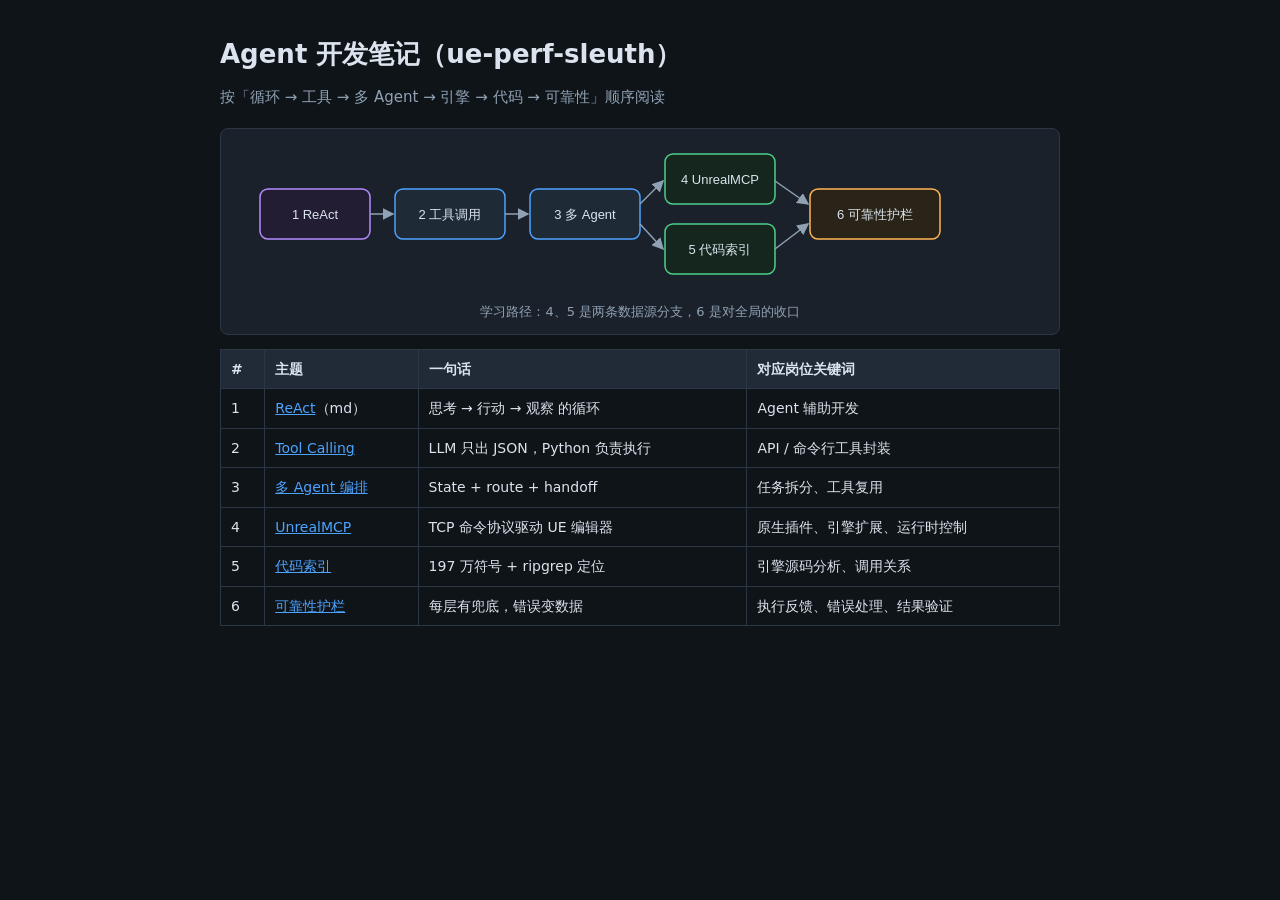
<file: perf_sleuth/NotesBook/index.html>
<!DOCTYPE html>
<html lang="zh-CN">
<head>
<meta charset="utf-8">
<title>Agent 开发笔记 目录</title>
<link rel="stylesheet" href="notes.css">
</head>
<body>
<div class="wrap">
<h1>Agent 开发笔记（ue-perf-sleuth）</h1>
<div class="sub">按「循环 → 工具 → 多 Agent → 引擎 → 代码 → 可靠性」顺序阅读</div>

<div class="diagram">
<svg width="780" height="150" viewBox="0 0 780 150">
  <defs><marker id="i1" markerWidth="8" markerHeight="8" refX="7" refY="4" orient="auto"><path d="M0,0 L8,4 L0,8 z" fill="#8fa1b3"/></marker></defs>
  <rect class="boxp" x="10" y="50" width="110" height="50" rx="8"/><text x="65" y="80" text-anchor="middle">1 ReAct</text>
  <rect class="box" x="145" y="50" width="110" height="50" rx="8"/><text x="200" y="80" text-anchor="middle">2 工具调用</text>
  <rect class="box" x="280" y="50" width="110" height="50" rx="8"/><text x="335" y="80" text-anchor="middle">3 多 Agent</text>
  <rect class="boxg" x="415" y="15" width="110" height="50" rx="8"/><text x="470" y="45" text-anchor="middle">4 UnrealMCP</text>
  <rect class="boxg" x="415" y="85" width="110" height="50" rx="8"/><text x="470" y="115" text-anchor="middle">5 代码索引</text>
  <rect class="boxo" x="560" y="50" width="130" height="50" rx="8"/><text x="625" y="80" text-anchor="middle">6 可靠性护栏</text>
  <path class="ln" d="M120,75 L143,75" marker-end="url(#i1)"/><path class="ln" d="M255,75 L278,75" marker-end="url(#i1)"/>
  <path class="ln" d="M390,65 L413,42" marker-end="url(#i1)"/><path class="ln" d="M390,85 L413,110" marker-end="url(#i1)"/>
  <path class="ln" d="M525,42 L558,65" marker-end="url(#i1)"/><path class="ln" d="M525,110 L558,85" marker-end="url(#i1)"/>
</svg>
<div class="cap">学习路径：4、5 是两条数据源分支，6 是对全局的收口</div>
</div>

<table>
<tr><th>#</th><th>主题</th><th>一句话</th><th>对应岗位关键词</th></tr>
<tr><td>1</td><td><a href="Agent-1-ReAct.md" style="color:#4da3ff">ReAct</a>（md）</td><td>思考 → 行动 → 观察 的循环</td><td>Agent 辅助开发</td></tr>
<tr><td>2</td><td><a href="Agent-2-ToolCalling.html" style="color:#4da3ff">Tool Calling</a></td><td>LLM 只出 JSON，Python 负责执行</td><td>API / 命令行工具封装</td></tr>
<tr><td>3</td><td><a href="Agent-3-多Agent编排.html" style="color:#4da3ff">多 Agent 编排</a></td><td>State + route + handoff</td><td>任务拆分、工具复用</td></tr>
<tr><td>4</td><td><a href="Agent-4-UnrealMCP.html" style="color:#4da3ff">UnrealMCP</a></td><td>TCP 命令协议驱动 UE 编辑器</td><td>原生插件、引擎扩展、运行时控制</td></tr>
<tr><td>5</td><td><a href="Agent-5-代码索引.html" style="color:#4da3ff">代码索引</a></td><td>197 万符号 + ripgrep 定位</td><td>引擎源码分析、调用关系</td></tr>
<tr><td>6</td><td><a href="Agent-6-可靠性护栏.html" style="color:#4da3ff">可靠性护栏</a></td><td>每层有兜底，错误变数据</td><td>执行反馈、错误处理、结果验证</td></tr>
</table>
</div>
</body>
</html>
</file>
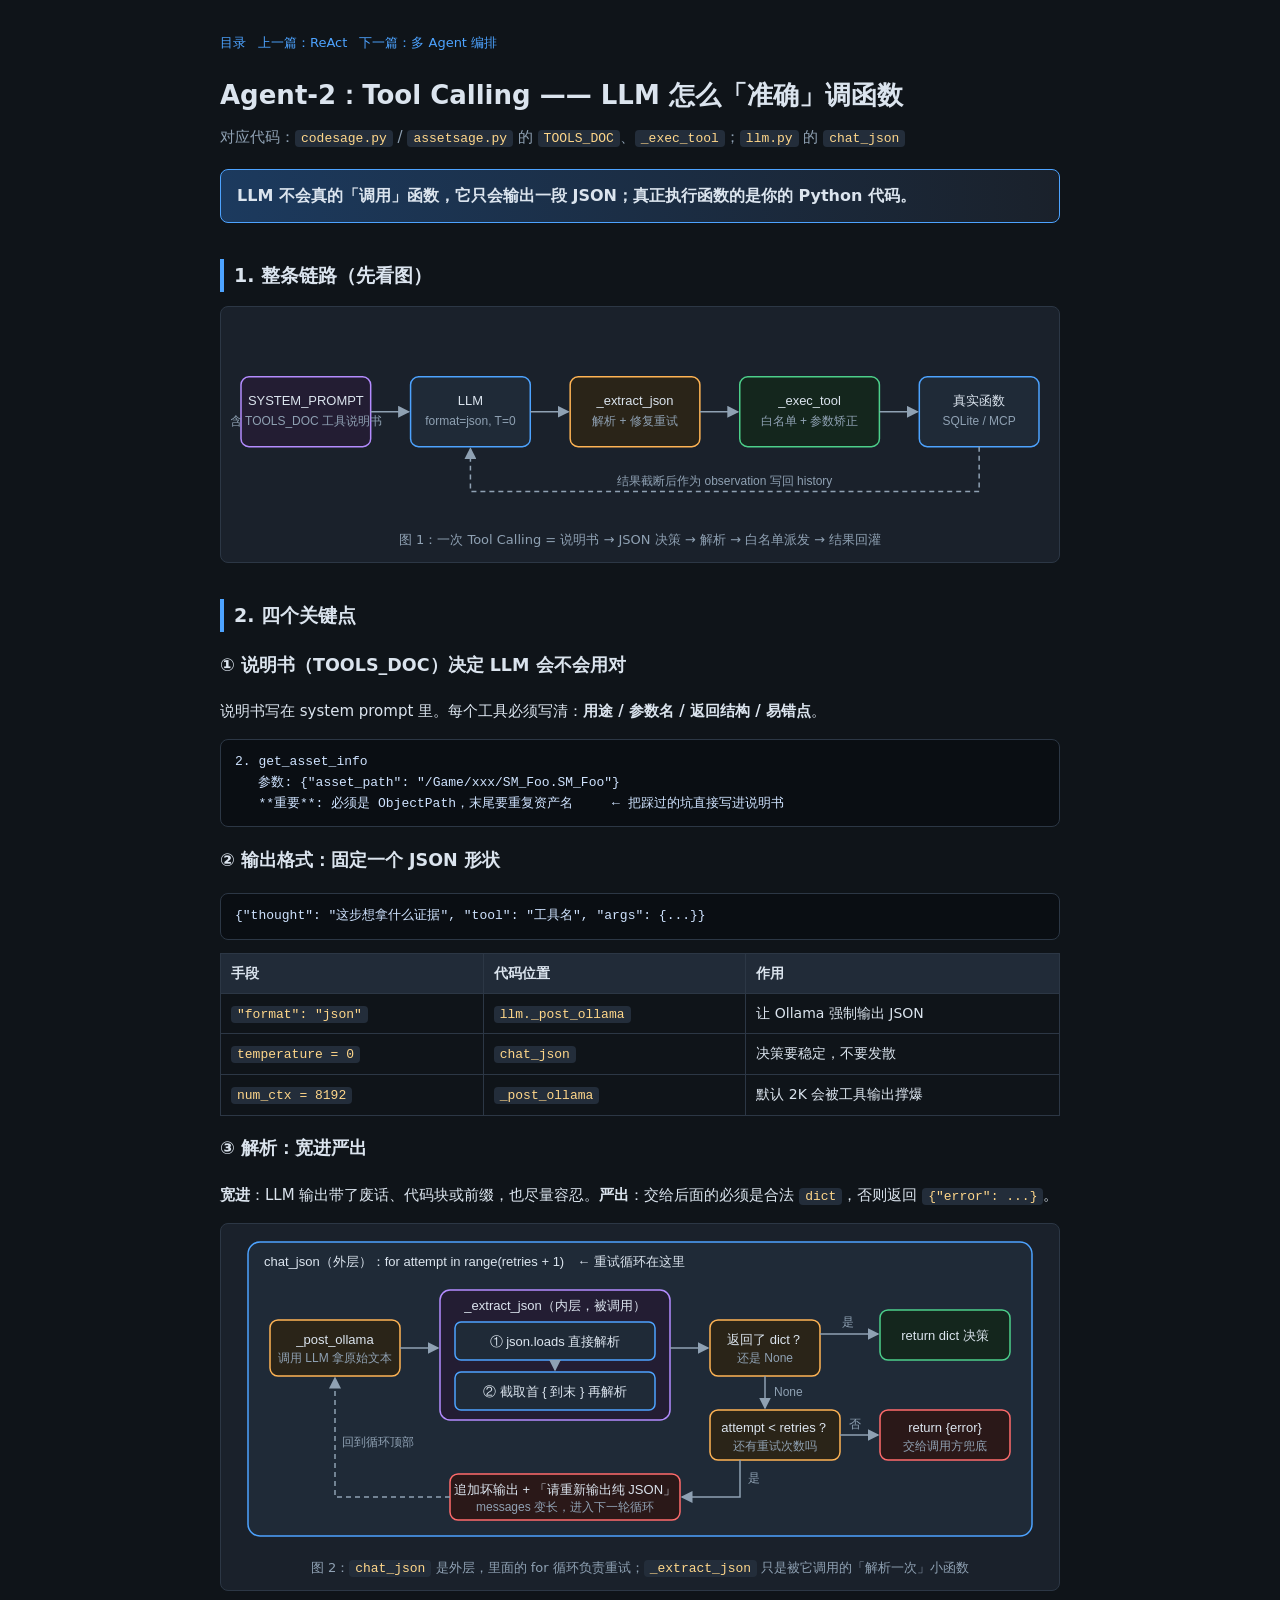
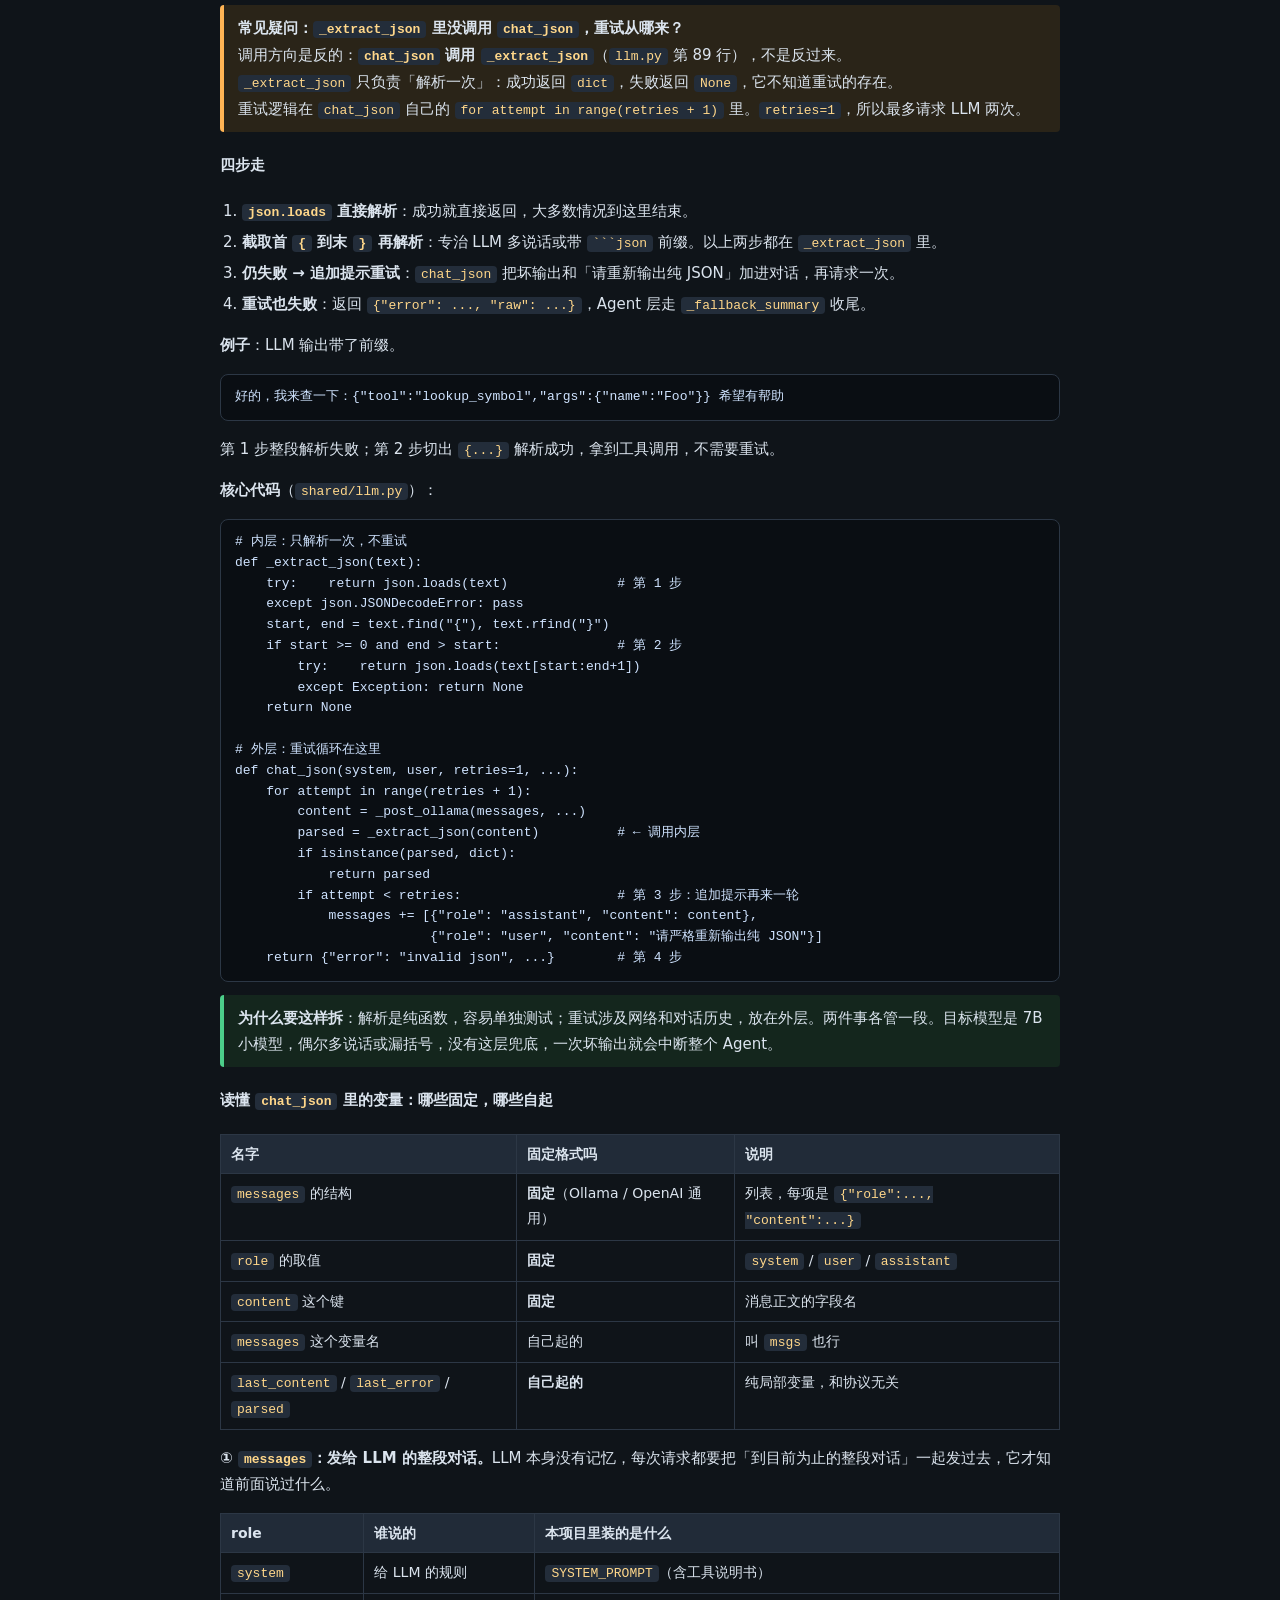
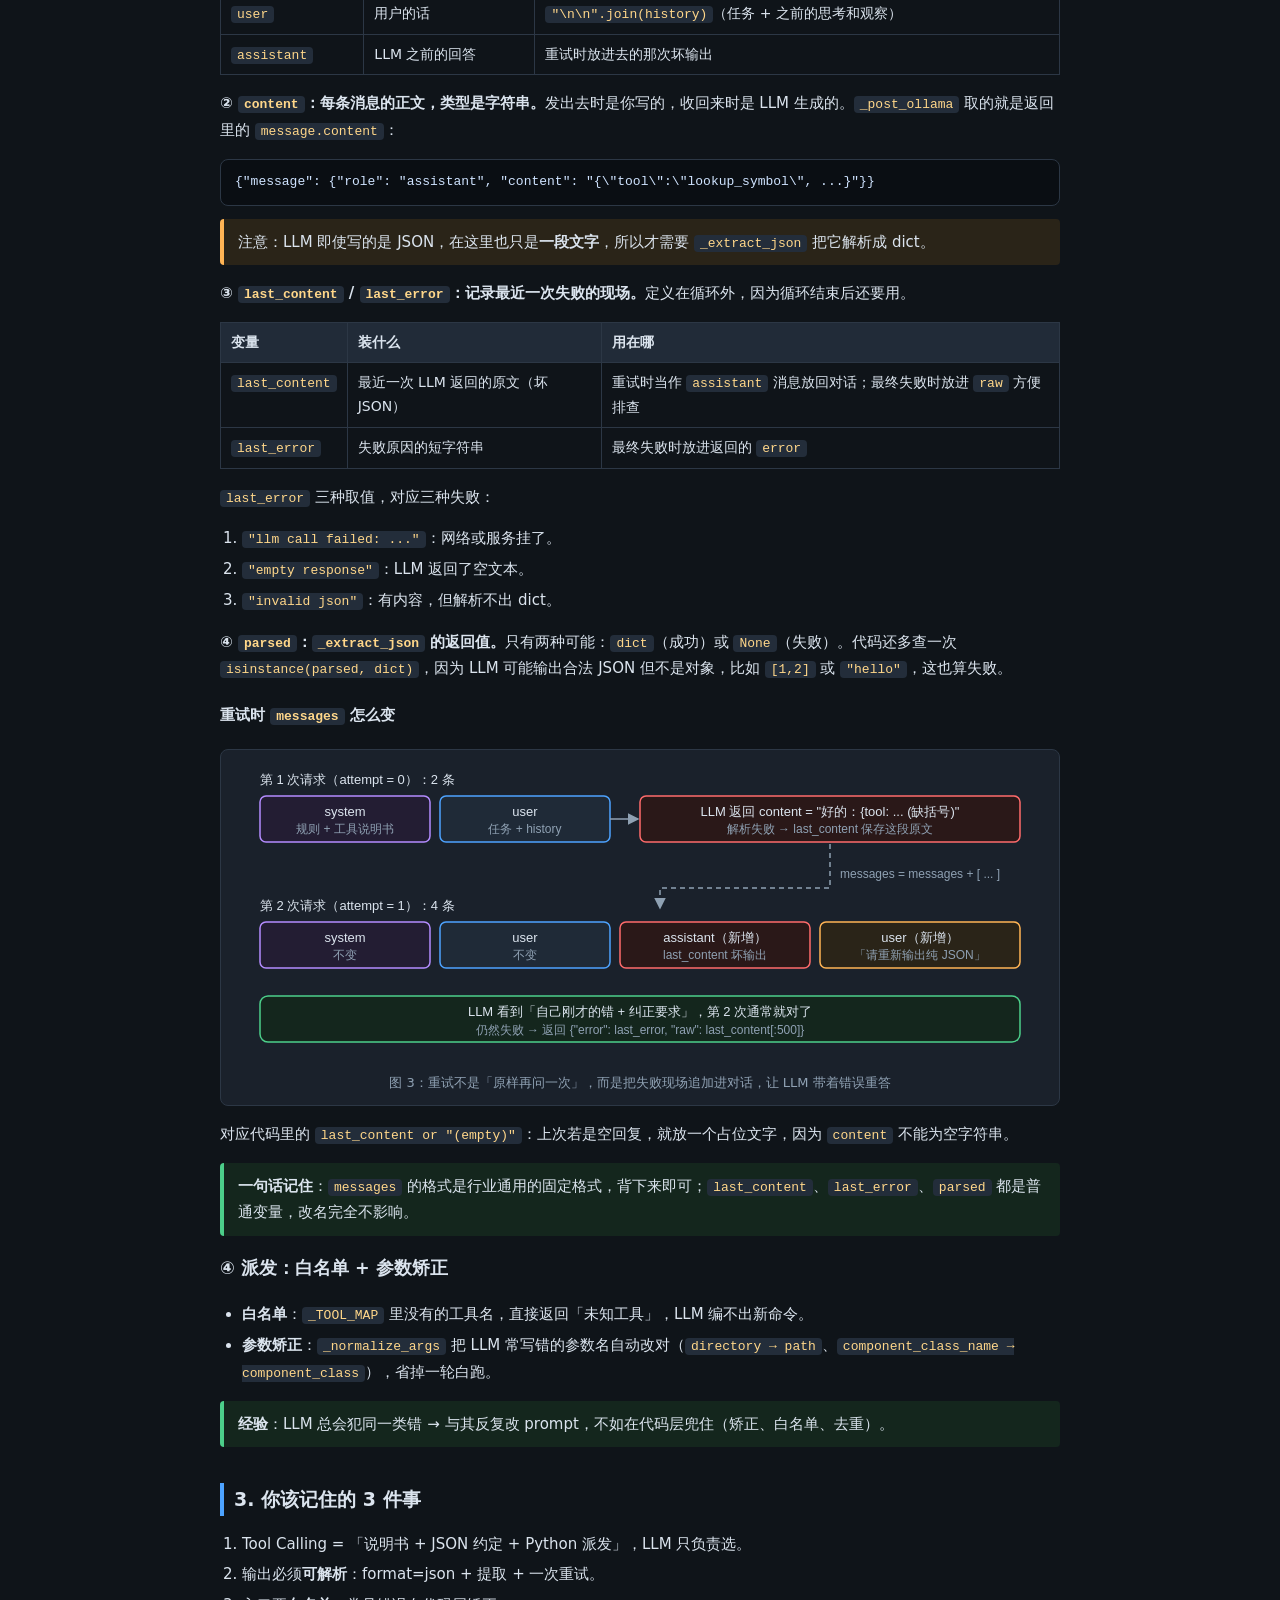
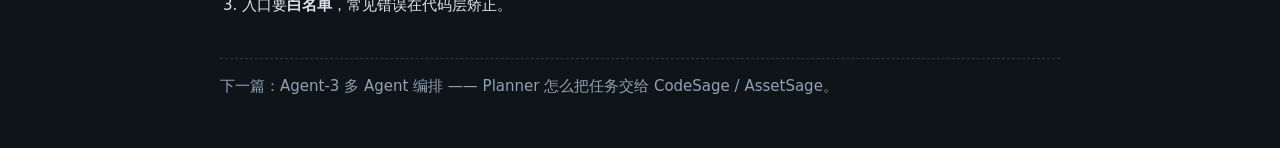
<file: perf_sleuth/NotesBook/Agent-2-ToolCalling.html>
<!DOCTYPE html>
<html lang="zh-CN">
<head>
<meta charset="utf-8">
<title>Agent-2：Tool Calling（工具调用）</title>
<link rel="stylesheet" href="notes.css">
</head>
<body>
<div class="wrap">
<div class="nav"><a href="index.html">目录</a><a href="Agent-1-ReAct.md">上一篇：ReAct</a><a href="Agent-3-多Agent编排.html">下一篇：多 Agent 编排</a></div>
<h1>Agent-2：Tool Calling —— LLM 怎么「准确」调函数</h1>
<div class="sub">对应代码：<code>codesage.py</code> / <code>assetsage.py</code> 的 <code>TOOLS_DOC</code>、<code>_exec_tool</code>；<code>llm.py</code> 的 <code>chat_json</code></div>

<div class="oneline">LLM 不会真的「调用」函数，它只会输出一段 JSON；真正执行函数的是你的 Python 代码。</div>

<h2>1. 整条链路（先看图）</h2>
<div class="diagram">
<svg width="820" height="200" viewBox="0 0 820 200">
  <defs><marker id="a2" markerWidth="8" markerHeight="8" refX="7" refY="4" orient="auto"><path d="M0,0 L8,4 L0,8 z" fill="#8fa1b3"/></marker></defs>
  <rect class="boxp" x="10" y="60" width="130" height="70" rx="8"/>
  <text x="75" y="88" text-anchor="middle">SYSTEM_PROMPT</text>
  <text x="75" y="108" text-anchor="middle" class="dim">含 TOOLS_DOC 工具说明书</text>
  <rect class="box" x="180" y="60" width="120" height="70" rx="8"/>
  <text x="240" y="88" text-anchor="middle">LLM</text>
  <text x="240" y="108" text-anchor="middle" class="dim">format=json, T=0</text>
  <rect class="boxo" x="340" y="60" width="130" height="70" rx="8"/>
  <text x="405" y="88" text-anchor="middle">_extract_json</text>
  <text x="405" y="108" text-anchor="middle" class="dim">解析 + 修复重试</text>
  <rect class="boxg" x="510" y="60" width="140" height="70" rx="8"/>
  <text x="580" y="88" text-anchor="middle">_exec_tool</text>
  <text x="580" y="108" text-anchor="middle" class="dim">白名单 + 参数矫正</text>
  <rect class="box" x="690" y="60" width="120" height="70" rx="8"/>
  <text x="750" y="88" text-anchor="middle">真实函数</text>
  <text x="750" y="108" text-anchor="middle" class="dim">SQLite / MCP</text>
  <path class="ln" d="M140,95 L178,95" marker-end="url(#a2)"/>
  <path class="ln" d="M300,95 L338,95" marker-end="url(#a2)"/>
  <path class="ln" d="M470,95 L508,95" marker-end="url(#a2)"/>
  <path class="ln" d="M650,95 L688,95" marker-end="url(#a2)"/>
  <path class="lnd" d="M750,130 L750,175 L240,175 L240,132" marker-end="url(#a2)"/>
  <text x="495" y="168" text-anchor="middle" class="dim">结果截断后作为 observation 写回 history</text>
</svg>
<div class="cap">图 1：一次 Tool Calling = 说明书 → JSON 决策 → 解析 → 白名单派发 → 结果回灌</div>
</div>

<h2>2. 四个关键点</h2>

<h3>① 说明书（TOOLS_DOC）决定 LLM 会不会用对</h3>
<p>说明书写在 system prompt 里。每个工具必须写清：<b>用途 / 参数名 / 返回结构 / 易错点</b>。</p>
<pre>2. get_asset_info
   参数: {"asset_path": "/Game/xxx/SM_Foo.SM_Foo"}
   **重要**: 必须是 ObjectPath，末尾要重复资产名     ← 把踩过的坑直接写进说明书</pre>

<h3>② 输出格式：固定一个 JSON 形状</h3>
<pre>{"thought": "这步想拿什么证据", "tool": "工具名", "args": {...}}</pre>
<table>
<tr><th>手段</th><th>代码位置</th><th>作用</th></tr>
<tr><td><code>"format": "json"</code></td><td><code>llm._post_ollama</code></td><td>让 Ollama 强制输出 JSON</td></tr>
<tr><td><code>temperature = 0</code></td><td><code>chat_json</code></td><td>决策要稳定，不要发散</td></tr>
<tr><td><code>num_ctx = 8192</code></td><td><code>_post_ollama</code></td><td>默认 2K 会被工具输出撑爆</td></tr>
</table>

<h3>③ 解析：宽进严出</h3>
<p><b>宽进</b>：LLM 输出带了废话、代码块或前缀，也尽量容忍。<b>严出</b>：交给后面的必须是合法 <code>dict</code>，否则返回 <code>{"error": ...}</code>。</p>

<div class="diagram">
<svg width="800" height="310" viewBox="0 0 800 310">
  <defs><marker id="b2" markerWidth="8" markerHeight="8" refX="7" refY="4" orient="auto"><path d="M0,0 L8,4 L0,8 z" fill="#8fa1b3"/></marker></defs>
  <rect class="box" x="8" y="8" width="784" height="294" rx="12"/>
  <text x="24" y="32">chat_json（外层）：for attempt in range(retries + 1)　← 重试循环在这里</text>

  <rect class="boxo" x="30" y="86" width="130" height="56" rx="8"/>
  <text x="95" y="110" text-anchor="middle">_post_ollama</text><text x="95" y="128" text-anchor="middle" class="dim">调用 LLM 拿原始文本</text>

  <rect class="boxp" x="200" y="56" width="230" height="130" rx="10"/>
  <text x="315" y="76" text-anchor="middle">_extract_json（内层，被调用）</text>
  <rect class="box" x="215" y="88" width="200" height="38" rx="6"/><text x="315" y="112" text-anchor="middle">① json.loads 直接解析</text>
  <rect class="box" x="215" y="138" width="200" height="38" rx="6"/><text x="315" y="162" text-anchor="middle">② 截取首 { 到末 } 再解析</text>
  <path class="ln" d="M315,126 L315,136" marker-end="url(#b2)"/>

  <rect class="boxo" x="470" y="86" width="110" height="56" rx="8"/>
  <text x="525" y="110" text-anchor="middle">返回了 dict？</text><text x="525" y="128" text-anchor="middle" class="dim">还是 None</text>

  <rect class="boxg" x="640" y="76" width="130" height="50" rx="8"/>
  <text x="705" y="106" text-anchor="middle">return dict 决策</text>

  <rect class="boxo" x="470" y="176" width="130" height="50" rx="8"/>
  <text x="535" y="198" text-anchor="middle">attempt &lt; retries？</text><text x="535" y="216" text-anchor="middle" class="dim">还有重试次数吗</text>

  <rect class="boxr" x="640" y="176" width="130" height="50" rx="8"/>
  <text x="705" y="198" text-anchor="middle">return {error}</text><text x="705" y="216" text-anchor="middle" class="dim">交给调用方兜底</text>

  <rect class="boxr" x="210" y="240" width="230" height="46" rx="8"/>
  <text x="325" y="260" text-anchor="middle">追加坏输出 + 「请重新输出纯 JSON」</text><text x="325" y="277" text-anchor="middle" class="dim">messages 变长，进入下一轮循环</text>

  <path class="ln" d="M160,114 L198,114" marker-end="url(#b2)"/>
  <path class="ln" d="M430,114 L468,114" marker-end="url(#b2)"/>
  <path class="ln" d="M580,100 L638,100" marker-end="url(#b2)"/><text x="602" y="92" class="dim">是</text>
  <path class="ln" d="M525,142 L525,174" marker-end="url(#b2)"/><text x="534" y="162" class="dim">None</text>
  <path class="ln" d="M600,201 L638,201" marker-end="url(#b2)"/><text x="609" y="194" class="dim">否</text>
  <path class="ln" d="M500,226 L500,263 L442,263" marker-end="url(#b2)"/><text x="508" y="248" class="dim">是</text>
  <path class="lnd" d="M210,263 L95,263 L95,144" marker-end="url(#b2)"/><text x="102" y="212" class="dim">回到循环顶部</text>
</svg>
<div class="cap">图 2：<code>chat_json</code> 是外层，里面的 for 循环负责重试；<code>_extract_json</code> 只是被它调用的「解析一次」小函数</div>
</div>

<div class="note"><b>常见疑问：<code>_extract_json</code> 里没调用 <code>chat_json</code>，重试从哪来？</b><br>
调用方向是反的：<b><code>chat_json</code> 调用 <code>_extract_json</code></b>（<code>llm.py</code> 第 89 行），不是反过来。<br>
<code>_extract_json</code> 只负责「解析一次」：成功返回 <code>dict</code>，失败返回 <code>None</code>，它不知道重试的存在。<br>
重试逻辑在 <code>chat_json</code> 自己的 <code>for attempt in range(retries + 1)</code> 里。<code>retries=1</code>，所以最多请求 LLM 两次。</div>

<h4>四步走</h4>
<ol>
<li><b><code>json.loads</code> 直接解析</b>：成功就直接返回，大多数情况到这里结束。</li>
<li><b>截取首 <code>{</code> 到末 <code>}</code> 再解析</b>：专治 LLM 多说话或带 <code>```json</code> 前缀。以上两步都在 <code>_extract_json</code> 里。</li>
<li><b>仍失败 → 追加提示重试</b>：<code>chat_json</code> 把坏输出和「请重新输出纯 JSON」加进对话，再请求一次。</li>
<li><b>重试也失败</b>：返回 <code>{"error": ..., "raw": ...}</code>，Agent 层走 <code>_fallback_summary</code> 收尾。</li>
</ol>

<p><b>例子</b>：LLM 输出带了前缀。</p>
<pre>好的，我来查一下：{"tool":"lookup_symbol","args":{"name":"Foo"}} 希望有帮助</pre>
<p>第 1 步整段解析失败；第 2 步切出 <code>{...}</code> 解析成功，拿到工具调用，不需要重试。</p>

<p><b>核心代码</b>（<code>shared/llm.py</code>）：</p>
<pre># 内层：只解析一次，不重试
def _extract_json(text):
    try:    return json.loads(text)              # 第 1 步
    except json.JSONDecodeError: pass
    start, end = text.find("{"), text.rfind("}")
    if start >= 0 and end > start:               # 第 2 步
        try:    return json.loads(text[start:end+1])
        except Exception: return None
    return None

# 外层：重试循环在这里
def chat_json(system, user, retries=1, ...):
    for attempt in range(retries + 1):
        content = _post_ollama(messages, ...)
        parsed = _extract_json(content)          # ← 调用内层
        if isinstance(parsed, dict):
            return parsed
        if attempt &lt; retries:                    # 第 3 步：追加提示再来一轮
            messages += [{"role": "assistant", "content": content},
                         {"role": "user", "content": "请严格重新输出纯 JSON"}]
    return {"error": "invalid json", ...}        # 第 4 步</pre>

<div class="note good"><b>为什么要这样拆</b>：解析是纯函数，容易单独测试；重试涉及网络和对话历史，放在外层。两件事各管一段。目标模型是 7B 小模型，偶尔多说话或漏括号，没有这层兜底，一次坏输出就会中断整个 Agent。</div>

<h4>读懂 <code>chat_json</code> 里的变量：哪些固定，哪些自起</h4>
<table>
<tr><th>名字</th><th>固定格式吗</th><th>说明</th></tr>
<tr><td><code>messages</code> 的结构</td><td><b>固定</b>（Ollama / OpenAI 通用）</td><td>列表，每项是 <code>{"role":..., "content":...}</code></td></tr>
<tr><td><code>role</code> 的取值</td><td><b>固定</b></td><td><code>system</code> / <code>user</code> / <code>assistant</code></td></tr>
<tr><td><code>content</code> 这个键</td><td><b>固定</b></td><td>消息正文的字段名</td></tr>
<tr><td><code>messages</code> 这个变量名</td><td>自己起的</td><td>叫 <code>msgs</code> 也行</td></tr>
<tr><td><code>last_content</code> / <code>last_error</code> / <code>parsed</code></td><td><b>自己起的</b></td><td>纯局部变量，和协议无关</td></tr>
</table>

<p><b>① <code>messages</code>：发给 LLM 的整段对话。</b>LLM 本身没有记忆，每次请求都要把「到目前为止的整段对话」一起发过去，它才知道前面说过什么。</p>
<table>
<tr><th>role</th><th>谁说的</th><th>本项目里装的是什么</th></tr>
<tr><td><code>system</code></td><td>给 LLM 的规则</td><td><code>SYSTEM_PROMPT</code>（含工具说明书）</td></tr>
<tr><td><code>user</code></td><td>用户的话</td><td><code>"\n\n".join(history)</code>（任务 + 之前的思考和观察）</td></tr>
<tr><td><code>assistant</code></td><td>LLM 之前的回答</td><td>重试时放进去的那次坏输出</td></tr>
</table>

<p><b>② <code>content</code>：每条消息的正文，类型是字符串。</b>发出去时是你写的，收回来时是 LLM 生成的。<code>_post_ollama</code> 取的就是返回里的 <code>message.content</code>：</p>
<pre>{"message": {"role": "assistant", "content": "{\"tool\":\"lookup_symbol\", ...}"}}</pre>
<div class="note">注意：LLM 即使写的是 JSON，在这里也只是<b>一段文字</b>，所以才需要 <code>_extract_json</code> 把它解析成 dict。</div>

<p><b>③ <code>last_content</code> / <code>last_error</code>：记录最近一次失败的现场。</b>定义在循环外，因为循环结束后还要用。</p>
<table>
<tr><th>变量</th><th>装什么</th><th>用在哪</th></tr>
<tr><td><code>last_content</code></td><td>最近一次 LLM 返回的原文（坏 JSON）</td><td>重试时当作 <code>assistant</code> 消息放回对话；最终失败时放进 <code>raw</code> 方便排查</td></tr>
<tr><td><code>last_error</code></td><td>失败原因的短字符串</td><td>最终失败时放进返回的 <code>error</code></td></tr>
</table>
<p><code>last_error</code> 三种取值，对应三种失败：</p>
<ol>
<li><code>"llm call failed: ..."</code>：网络或服务挂了。</li>
<li><code>"empty response"</code>：LLM 返回了空文本。</li>
<li><code>"invalid json"</code>：有内容，但解析不出 dict。</li>
</ol>

<p><b>④ <code>parsed</code>：<code>_extract_json</code> 的返回值。</b>只有两种可能：<code>dict</code>（成功）或 <code>None</code>（失败）。代码还多查一次 <code>isinstance(parsed, dict)</code>，因为 LLM 可能输出合法 JSON 但不是对象，比如 <code>[1,2]</code> 或 <code>"hello"</code>，这也算失败。</p>

<h4>重试时 <code>messages</code> 怎么变</h4>
<div class="diagram">
<svg width="800" height="300" viewBox="0 0 800 300">
  <defs><marker id="m2" markerWidth="8" markerHeight="8" refX="7" refY="4" orient="auto"><path d="M0,0 L8,4 L0,8 z" fill="#8fa1b3"/></marker></defs>

  <text x="20" y="24">第 1 次请求（attempt = 0）：2 条</text>
  <rect class="boxp" x="20" y="36" width="170" height="46" rx="6"/><text x="105" y="56" text-anchor="middle">system</text><text x="105" y="73" text-anchor="middle" class="dim">规则 + 工具说明书</text>
  <rect class="box" x="200" y="36" width="170" height="46" rx="6"/><text x="285" y="56" text-anchor="middle">user</text><text x="285" y="73" text-anchor="middle" class="dim">任务 + history</text>
  <rect class="boxr" x="400" y="36" width="380" height="46" rx="6"/><text x="590" y="56" text-anchor="middle">LLM 返回 content = "好的：{tool: ...  (缺括号)"</text><text x="590" y="73" text-anchor="middle" class="dim">解析失败 → last_content 保存这段原文</text>
  <path class="ln" d="M370,59 L398,59" marker-end="url(#m2)"/>

  <path class="lnd" d="M590,84 L590,128 L420,128 L420,148" marker-end="url(#m2)"/>
  <text x="600" y="118" class="dim">messages = messages + [ ... ]</text>

  <text x="20" y="150">第 2 次请求（attempt = 1）：4 条</text>
  <rect class="boxp" x="20" y="162" width="170" height="46" rx="6"/><text x="105" y="182" text-anchor="middle">system</text><text x="105" y="199" text-anchor="middle" class="dim">不变</text>
  <rect class="box" x="200" y="162" width="170" height="46" rx="6"/><text x="285" y="182" text-anchor="middle">user</text><text x="285" y="199" text-anchor="middle" class="dim">不变</text>
  <rect class="boxr" x="380" y="162" width="190" height="46" rx="6"/><text x="475" y="182" text-anchor="middle">assistant（新增）</text><text x="475" y="199" text-anchor="middle" class="dim">last_content 坏输出</text>
  <rect class="boxo" x="580" y="162" width="200" height="46" rx="6"/><text x="680" y="182" text-anchor="middle">user（新增）</text><text x="680" y="199" text-anchor="middle" class="dim">「请重新输出纯 JSON」</text>

  <rect class="boxg" x="20" y="236" width="760" height="46" rx="8"/>
  <text x="400" y="256" text-anchor="middle">LLM 看到「自己刚才的错 + 纠正要求」，第 2 次通常就对了</text>
  <text x="400" y="274" text-anchor="middle" class="dim">仍然失败 → 返回 {"error": last_error, "raw": last_content[:500]}</text>
</svg>
<div class="cap">图 3：重试不是「原样再问一次」，而是把失败现场追加进对话，让 LLM 带着错误重答</div>
</div>
<p>对应代码里的 <code>last_content or "(empty)"</code>：上次若是空回复，就放一个占位文字，因为 <code>content</code> 不能为空字符串。</p>

<div class="note good"><b>一句话记住</b>：<code>messages</code> 的格式是行业通用的固定格式，背下来即可；<code>last_content</code>、<code>last_error</code>、<code>parsed</code> 都是普通变量，改名完全不影响。</div>

<h3>④ 派发：白名单 + 参数矫正</h3>
<ul>
<li><b>白名单</b>：<code>_TOOL_MAP</code> 里没有的工具名，直接返回「未知工具」，LLM 编不出新命令。</li>
<li><b>参数矫正</b>：<code>_normalize_args</code> 把 LLM 常写错的参数名自动改对（<code>directory → path</code>、<code>component_class_name → component_class</code>），省掉一轮白跑。</li>
</ul>

<div class="note good"><b>经验</b>：LLM 总会犯同一类错 → 与其反复改 prompt，不如在代码层兜住（矫正、白名单、去重）。</div>

<h2>3. 你该记住的 3 件事</h2>
<ol>
<li>Tool Calling = 「说明书 + JSON 约定 + Python 派发」，LLM 只负责选。</li>
<li>输出必须<b>可解析</b>：format=json + 提取 + 一次重试。</li>
<li>入口要<b>白名单</b>，常见错误在代码层矫正。</li>
</ol>

<div class="next">下一篇：Agent-3 多 Agent 编排 —— Planner 怎么把任务交给 CodeSage / AssetSage。</div>
</div>
</body>
</html>
</file>
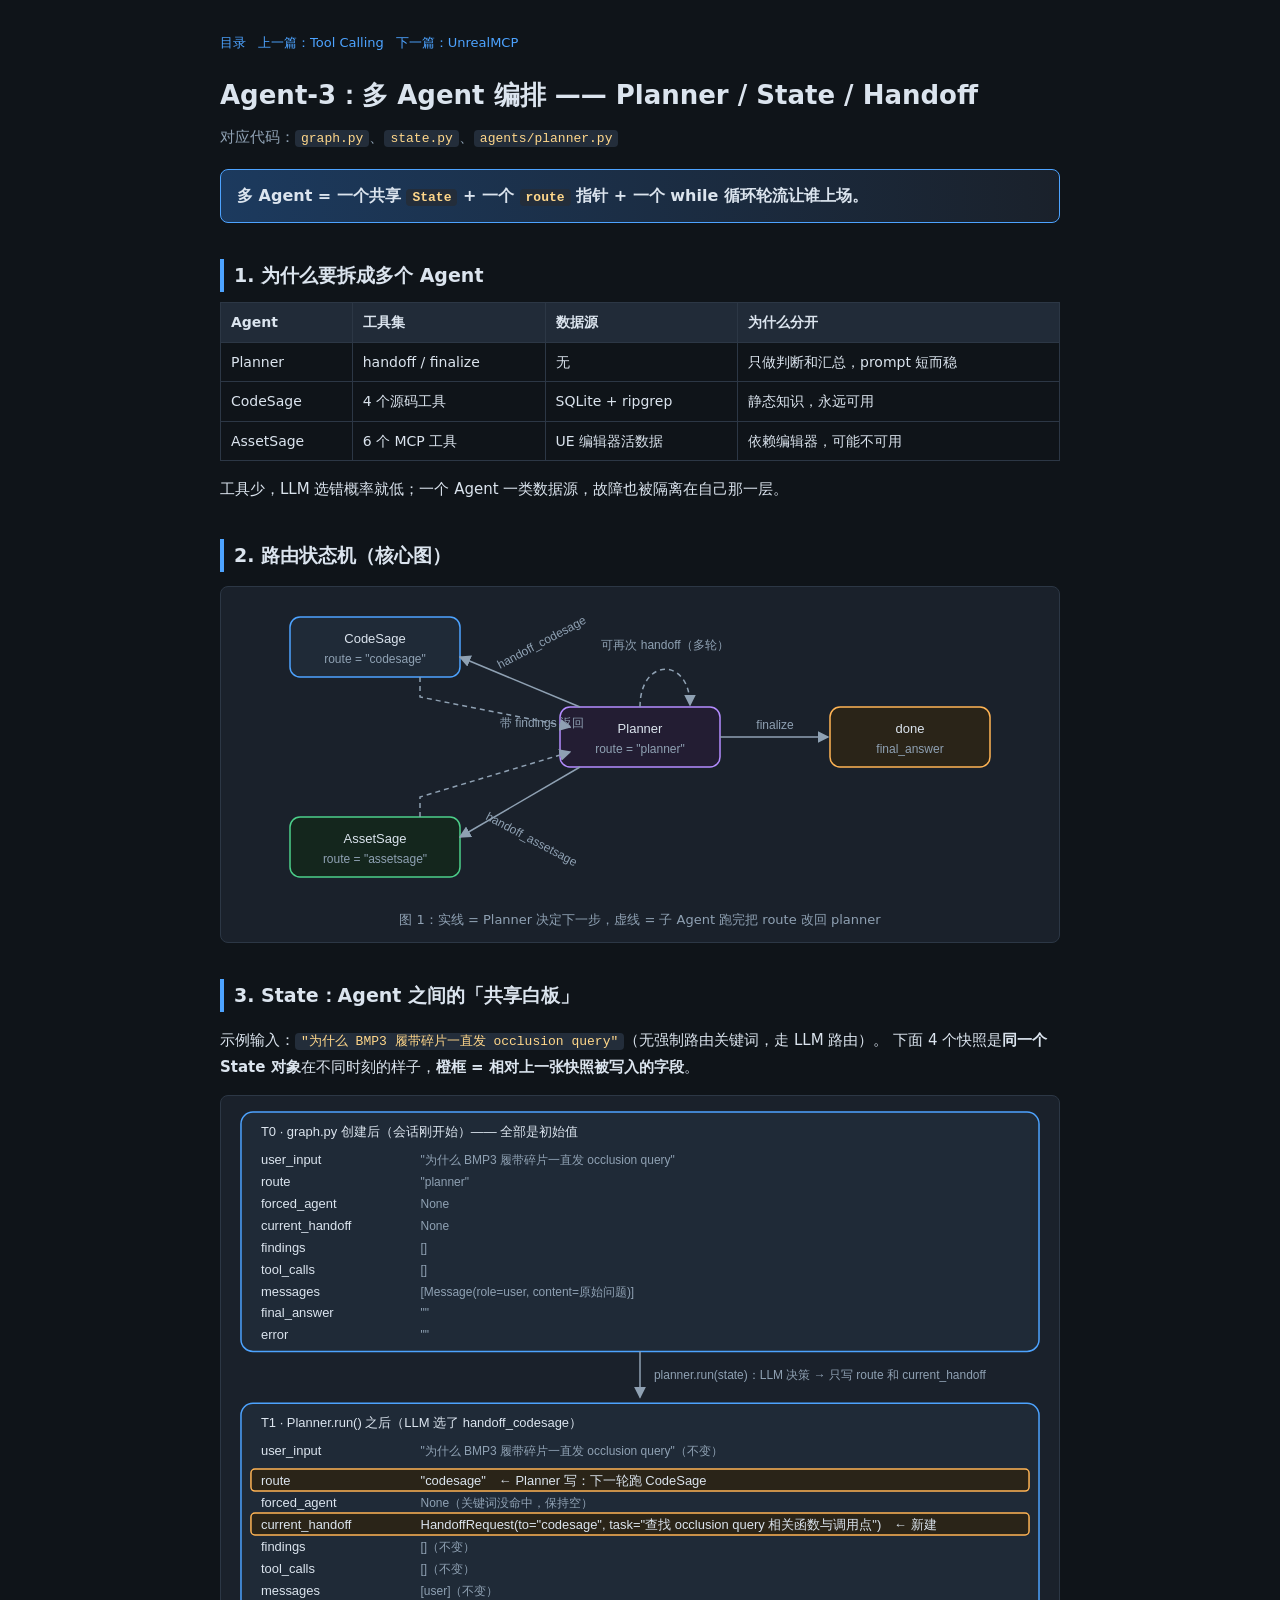
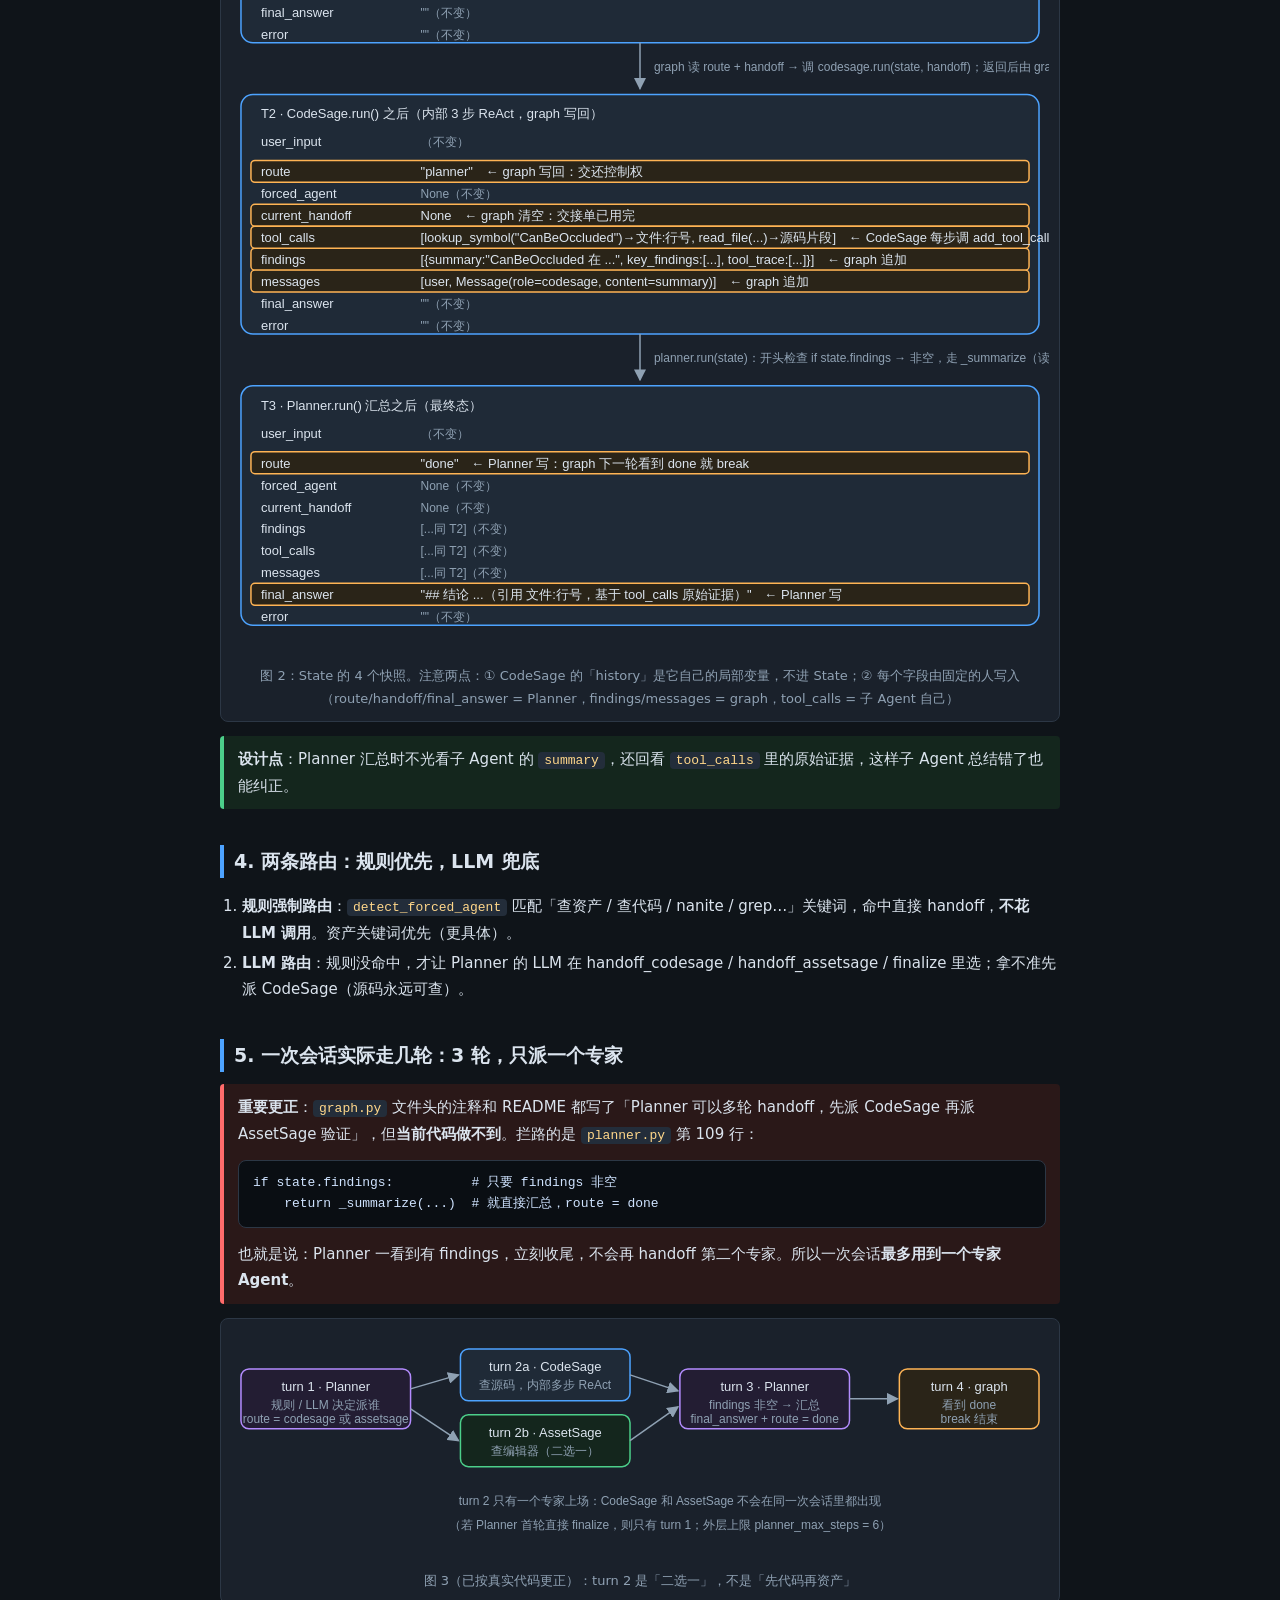
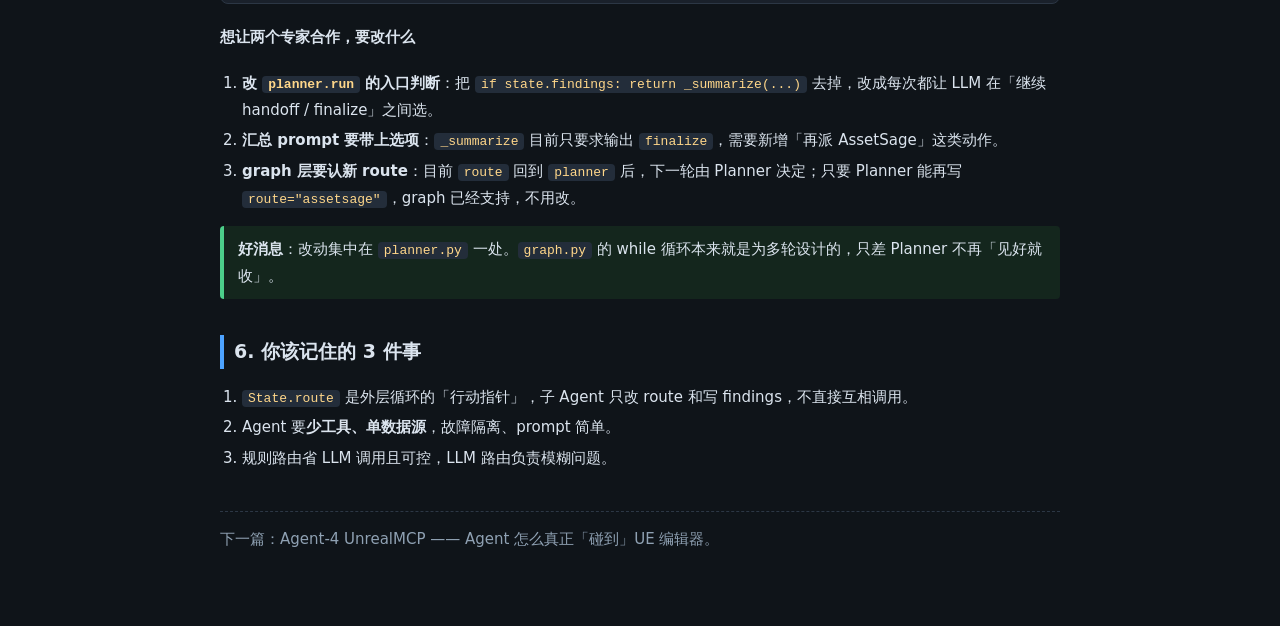
<file: perf_sleuth/NotesBook/Agent-3-多Agent编排.html>
<!DOCTYPE html>
<html lang="zh-CN">
<head>
<meta charset="utf-8">
<title>Agent-3：多 Agent 编排</title>
<link rel="stylesheet" href="notes.css">
</head>
<body>
<div class="wrap">
<div class="nav"><a href="index.html">目录</a><a href="Agent-2-ToolCalling.html">上一篇：Tool Calling</a><a href="Agent-4-UnrealMCP.html">下一篇：UnrealMCP</a></div>
<h1>Agent-3：多 Agent 编排 —— Planner / State / Handoff</h1>
<div class="sub">对应代码：<code>graph.py</code>、<code>state.py</code>、<code>agents/planner.py</code></div>

<div class="oneline">多 Agent = 一个共享 <code>State</code> + 一个 <code>route</code> 指针 + 一个 while 循环轮流让谁上场。</div>

<h2>1. 为什么要拆成多个 Agent</h2>
<table>
<tr><th>Agent</th><th>工具集</th><th>数据源</th><th>为什么分开</th></tr>
<tr><td>Planner</td><td>handoff / finalize</td><td>无</td><td>只做判断和汇总，prompt 短而稳</td></tr>
<tr><td>CodeSage</td><td>4 个源码工具</td><td>SQLite + ripgrep</td><td>静态知识，永远可用</td></tr>
<tr><td>AssetSage</td><td>6 个 MCP 工具</td><td>UE 编辑器活数据</td><td>依赖编辑器，可能不可用</td></tr>
</table>
<p>工具少，LLM 选错概率就低；一个 Agent 一类数据源，故障也被隔离在自己那一层。</p>

<h2>2. 路由状态机（核心图）</h2>
<div class="diagram">
<svg width="780" height="300" viewBox="0 0 780 300">
  <defs><marker id="a3" markerWidth="8" markerHeight="8" refX="7" refY="4" orient="auto"><path d="M0,0 L8,4 L0,8 z" fill="#8fa1b3"/></marker></defs>
  <rect class="boxp" x="310" y="110" width="160" height="60" rx="10"/>
  <text x="390" y="136" text-anchor="middle">Planner</text><text x="390" y="156" text-anchor="middle" class="dim">route = "planner"</text>
  <rect class="box" x="40" y="20" width="170" height="60" rx="10"/>
  <text x="125" y="46" text-anchor="middle">CodeSage</text><text x="125" y="66" text-anchor="middle" class="dim">route = "codesage"</text>
  <rect class="boxg" x="40" y="220" width="170" height="60" rx="10"/>
  <text x="125" y="246" text-anchor="middle">AssetSage</text><text x="125" y="266" text-anchor="middle" class="dim">route = "assetsage"</text>
  <rect class="boxo" x="580" y="110" width="160" height="60" rx="10"/>
  <text x="660" y="136" text-anchor="middle">done</text><text x="660" y="156" text-anchor="middle" class="dim">final_answer</text>
  <path class="ln" d="M330,110 L210,60" marker-end="url(#a3)"/>
  <path class="ln" d="M330,170 L210,240" marker-end="url(#a3)"/>
  <path class="lnd" d="M170,80 L170,100 L320,130" marker-end="url(#a3)"/>
  <path class="lnd" d="M170,220 L170,200 L320,155" marker-end="url(#a3)"/>
  <path class="ln" d="M470,140 L578,140" marker-end="url(#a3)"/>
  <text x="250" y="72" class="dim" transform="rotate(-28 250 72)">handoff_codesage</text>
  <text x="235" y="222" class="dim" transform="rotate(28 235 222)">handoff_assetsage</text>
  <text x="525" y="132" text-anchor="middle" class="dim">finalize</text>
  <text x="250" y="130" class="dim">带 findings 返回</text>
  <path class="lnd" d="M390,110 C390,60 440,60 440,108" marker-end="url(#a3)"/>
  <text x="415" y="52" text-anchor="middle" class="dim">可再次 handoff（多轮）</text>
</svg>
<div class="cap">图 1：实线 = Planner 决定下一步，虚线 = 子 Agent 跑完把 route 改回 planner</div>
</div>

<h2>3. State：Agent 之间的「共享白板」</h2>
<p>示例输入：<code>"为什么 BMP3 履带碎片一直发 occlusion query"</code>（无强制路由关键词，走 LLM 路由）。
下面 4 个快照是<b>同一个 State 对象</b>在不同时刻的样子，<b>橙框 = 相对上一张快照被写入的字段</b>。</p>
<div class="diagram">
<svg width="820" height="1150" viewBox="0 0 820 1150">
  <defs><marker id="s3" markerWidth="8" markerHeight="8" refX="7" refY="4" orient="auto"><path d="M0,0 L8,4 L0,8 z" fill="#8fa1b3"/></marker></defs>

  <!-- ============ T0 ============ -->
  <rect class="box" x="10" y="6" width="800" height="240" rx="12"/>
  <text x="30" y="30" fill="#4da3ff">T0 · graph.py 创建后（会话刚开始）—— 全部是初始值</text>
  <text x="30" y="58">user_input</text><text x="190" y="58" class="dim">"为什么 BMP3 履带碎片一直发 occlusion query"</text>
  <text x="30" y="80">route</text><text x="190" y="80" class="dim">"planner"</text>
  <text x="30" y="102">forced_agent</text><text x="190" y="102" class="dim">None</text>
  <text x="30" y="124">current_handoff</text><text x="190" y="124" class="dim">None</text>
  <text x="30" y="146">findings</text><text x="190" y="146" class="dim">[]</text>
  <text x="30" y="168">tool_calls</text><text x="190" y="168" class="dim">[]</text>
  <text x="30" y="190">messages</text><text x="190" y="190" class="dim">[Message(role=user, content=原始问题)]</text>
  <text x="30" y="212">final_answer</text><text x="190" y="212" class="dim">""</text>
  <text x="30" y="234">error</text><text x="190" y="234" class="dim">""</text>

  <path class="ln" d="M410,246 L410,292" marker-end="url(#s3)"/>
  <text x="424" y="274" class="dim">planner.run(state)：LLM 决策 → 只写 route 和 current_handoff</text>

  <!-- ============ T1 ============ -->
  <rect class="box" x="10" y="298" width="800" height="240" rx="12"/>
  <text x="30" y="322" fill="#4da3ff">T1 · Planner.run() 之后（LLM 选了 handoff_codesage）</text>
  <text x="30" y="350">user_input</text><text x="190" y="350" class="dim">"为什么 BMP3 履带碎片一直发 occlusion query"（不变）</text>
  <rect class="boxo" x="20" y="364" width="780" height="22" rx="4"/>
  <text x="30" y="380">route</text><text x="190" y="380">"codesage"　← Planner 写：下一轮跑 CodeSage</text>
  <text x="30" y="402">forced_agent</text><text x="190" y="402" class="dim">None（关键词没命中，保持空）</text>
  <rect class="boxo" x="20" y="408" width="780" height="22" rx="4"/>
  <text x="30" y="424">current_handoff</text><text x="190" y="424">HandoffRequest(to="codesage", task="查找 occlusion query 相关函数与调用点")　← 新建</text>
  <text x="30" y="446">findings</text><text x="190" y="446" class="dim">[]（不变）</text>
  <text x="30" y="468">tool_calls</text><text x="190" y="468" class="dim">[]（不变）</text>
  <text x="30" y="490">messages</text><text x="190" y="490" class="dim">[user]（不变）</text>
  <text x="30" y="512">final_answer</text><text x="190" y="512" class="dim">""（不变）</text>
  <text x="30" y="534">error</text><text x="190" y="534" class="dim">""（不变）</text>

  <path class="ln" d="M410,538 L410,584" marker-end="url(#s3)"/>
  <text x="424" y="566" class="dim">graph 读 route + handoff → 调 codesage.run(state, handoff)；返回后由 graph 写回结果</text>

  <!-- ============ T2 ============ -->
  <rect class="box" x="10" y="590" width="800" height="240" rx="12"/>
  <text x="30" y="614" fill="#4da3ff">T2 · CodeSage.run() 之后（内部 3 步 ReAct，graph 写回）</text>
  <text x="30" y="642">user_input</text><text x="190" y="642" class="dim">（不变）</text>
  <rect class="boxo" x="20" y="656" width="780" height="22" rx="4"/>
  <text x="30" y="672">route</text><text x="190" y="672">"planner"　← graph 写回：交还控制权</text>
  <text x="30" y="694">forced_agent</text><text x="190" y="694" class="dim">None（不变）</text>
  <rect class="boxo" x="20" y="700" width="780" height="22" rx="4"/>
  <text x="30" y="716">current_handoff</text><text x="190" y="716">None　← graph 清空：交接单已用完</text>
  <rect class="boxo" x="20" y="744" width="780" height="22" rx="4"/>
  <text x="30" y="760">findings</text><text x="190" y="760">[{summary:"CanBeOccluded 在 ...", key_findings:[...], tool_trace:[...]}]　← graph 追加</text>
  <rect class="boxo" x="20" y="722" width="780" height="22" rx="4"/>
  <text x="30" y="738">tool_calls</text><text x="190" y="738">[lookup_symbol("CanBeOccluded")→文件:行号, read_file(...)→源码片段]　← CodeSage 每步调 add_tool_call</text>
  <rect class="boxo" x="20" y="766" width="780" height="22" rx="4"/>
  <text x="30" y="782">messages</text><text x="190" y="782">[user, Message(role=codesage, content=summary)]　← graph 追加</text>
  <text x="30" y="804">final_answer</text><text x="190" y="804" class="dim">""（不变）</text>
  <text x="30" y="826">error</text><text x="190" y="826" class="dim">""（不变）</text>

  <path class="ln" d="M410,830 L410,876" marker-end="url(#s3)"/>
  <text x="424" y="858" class="dim">planner.run(state)：开头检查 if state.findings → 非空，走 _summarize（读 findings + tool_calls）</text>

  <!-- ============ T3 ============ -->
  <rect class="box" x="10" y="882" width="800" height="240" rx="12"/>
  <text x="30" y="906" fill="#4da3ff">T3 · Planner.run() 汇总之后（最终态）</text>
  <text x="30" y="934">user_input</text><text x="190" y="934" class="dim">（不变）</text>
  <rect class="boxo" x="20" y="948" width="780" height="22" rx="4"/>
  <text x="30" y="964">route</text><text x="190" y="964">"done"　← Planner 写：graph 下一轮看到 done 就 break</text>
  <text x="30" y="986">forced_agent</text><text x="190" y="986" class="dim">None（不变）</text>
  <text x="30" y="1008">current_handoff</text><text x="190" y="1008" class="dim">None（不变）</text>
  <text x="30" y="1030">findings</text><text x="190" y="1030" class="dim">[...同 T2]（不变）</text>
  <text x="30" y="1052">tool_calls</text><text x="190" y="1052" class="dim">[...同 T2]（不变）</text>
  <text x="30" y="1074">messages</text><text x="190" y="1074" class="dim">[...同 T2]（不变）</text>
  <rect class="boxo" x="20" y="1080" width="780" height="22" rx="4"/>
  <text x="30" y="1096">final_answer</text><text x="190" y="1096">"## 结论 ...（引用 文件:行号，基于 tool_calls 原始证据）"　← Planner 写</text>
  <text x="30" y="1118">error</text><text x="190" y="1118" class="dim">""（不变）</text>
</svg>
<div class="cap">图 2：State 的 4 个快照。注意两点：① CodeSage 的「history」是它自己的局部变量，不进 State；② 每个字段由固定的人写入（route/handoff/final_answer = Planner，findings/messages = graph，tool_calls = 子 Agent 自己）</div>
</div>
<div class="note good"><b>设计点</b>：Planner 汇总时不光看子 Agent 的 <code>summary</code>，还回看 <code>tool_calls</code> 里的原始证据，这样子 Agent 总结错了也能纠正。</div>

<h2>4. 两条路由：规则优先，LLM 兜底</h2>
<ol>
<li><b>规则强制路由</b>：<code>detect_forced_agent</code> 匹配「查资产 / 查代码 / nanite / grep…」关键词，命中直接 handoff，<b>不花 LLM 调用</b>。资产关键词优先（更具体）。</li>
<li><b>LLM 路由</b>：规则没命中，才让 Planner 的 LLM 在 handoff_codesage / handoff_assetsage / finalize 里选；拿不准先派 CodeSage（源码永远可查）。</li>
</ol>

<h2>5. 一次会话实际走几轮：3 轮，只派一个专家</h2>
<div class="note bad"><b>重要更正</b>：<code>graph.py</code> 文件头的注释和 README 都写了「Planner 可以多轮 handoff，先派 CodeSage 再派 AssetSage 验证」，但<b>当前代码做不到</b>。拦路的是 <code>planner.py</code> 第 109 行：
<pre>if state.findings:          # 只要 findings 非空
    return _summarize(...)  # 就直接汇总，route = done</pre>
也就是说：Planner 一看到有 findings，立刻收尾，不会再 handoff 第二个专家。所以一次会话<b>最多用到一个专家 Agent</b>。</div>

<div class="diagram">
<svg width="820" height="230" viewBox="0 0 820 230">
  <defs><marker id="b3" markerWidth="8" markerHeight="8" refX="7" refY="4" orient="auto"><path d="M0,0 L8,4 L0,8 z" fill="#8fa1b3"/></marker></defs>
  <rect class="boxp" x="10" y="40" width="170" height="60" rx="8"/>
  <text x="95" y="62" text-anchor="middle">turn 1 · Planner</text>
  <text x="95" y="80" text-anchor="middle" class="dim">规则 / LLM 决定派谁</text>
  <text x="95" y="94" text-anchor="middle" class="dim">route = codesage 或 assetsage</text>

  <rect class="box" x="230" y="20" width="170" height="52" rx="8"/>
  <text x="315" y="42" text-anchor="middle">turn 2a · CodeSage</text><text x="315" y="60" text-anchor="middle" class="dim">查源码，内部多步 ReAct</text>
  <rect class="boxg" x="230" y="86" width="170" height="52" rx="8"/>
  <text x="315" y="108" text-anchor="middle">turn 2b · AssetSage</text><text x="315" y="126" text-anchor="middle" class="dim">查编辑器（二选一）</text>

  <rect class="boxp" x="450" y="40" width="170" height="60" rx="8"/>
  <text x="535" y="62" text-anchor="middle">turn 3 · Planner</text>
  <text x="535" y="80" text-anchor="middle" class="dim">findings 非空 → 汇总</text>
  <text x="535" y="94" text-anchor="middle" class="dim">final_answer + route = done</text>

  <rect class="boxo" x="670" y="40" width="140" height="60" rx="8"/>
  <text x="740" y="62" text-anchor="middle">turn 4 · graph</text>
  <text x="740" y="80" text-anchor="middle" class="dim">看到 done</text>
  <text x="740" y="94" text-anchor="middle" class="dim">break 结束</text>

  <path class="ln" d="M180,60 L228,46" marker-end="url(#b3)"/>
  <path class="ln" d="M180,80 L228,112" marker-end="url(#b3)"/>
  <path class="ln" d="M400,46 L448,62" marker-end="url(#b3)"/>
  <path class="ln" d="M400,112 L448,78" marker-end="url(#b3)"/>
  <path class="ln" d="M620,70 L668,70" marker-end="url(#b3)"/>
  <text x="440" y="176" text-anchor="middle" class="dim">turn 2 只有一个专家上场：CodeSage 和 AssetSage 不会在同一次会话里都出现</text>
  <text x="440" y="200" text-anchor="middle" class="dim">（若 Planner 首轮直接 finalize，则只有 turn 1；外层上限 planner_max_steps = 6）</text>
</svg>
<div class="cap">图 3（已按真实代码更正）：turn 2 是「二选一」，不是「先代码再资产」</div>
</div>

<h4>想让两个专家合作，要改什么</h4>
<ol>
<li><b>改 <code>planner.run</code> 的入口判断</b>：把 <code>if state.findings: return _summarize(...)</code> 去掉，改成每次都让 LLM 在「继续 handoff / finalize」之间选。</li>
<li><b>汇总 prompt 要带上选项</b>：<code>_summarize</code> 目前只要求输出 <code>finalize</code>，需要新增「再派 AssetSage」这类动作。</li>
<li><b>graph 层要认新 route</b>：目前 <code>route</code> 回到 <code>planner</code> 后，下一轮由 Planner 决定；只要 Planner 能再写 <code>route="assetsage"</code>，graph 已经支持，不用改。</li>
</ol>
<div class="note good"><b>好消息</b>：改动集中在 <code>planner.py</code> 一处。<code>graph.py</code> 的 while 循环本来就是为多轮设计的，只差 Planner 不再「见好就收」。</div>

<h2>6. 你该记住的 3 件事</h2>
<ol>
<li><code>State.route</code> 是外层循环的「行动指针」，子 Agent 只改 route 和写 findings，不直接互相调用。</li>
<li>Agent 要<b>少工具、单数据源</b>，故障隔离、prompt 简单。</li>
<li>规则路由省 LLM 调用且可控，LLM 路由负责模糊问题。</li>
</ol>

<div class="next">下一篇：Agent-4 UnrealMCP —— Agent 怎么真正「碰到」UE 编辑器。</div>
</div>
</body>
</html>
</file>
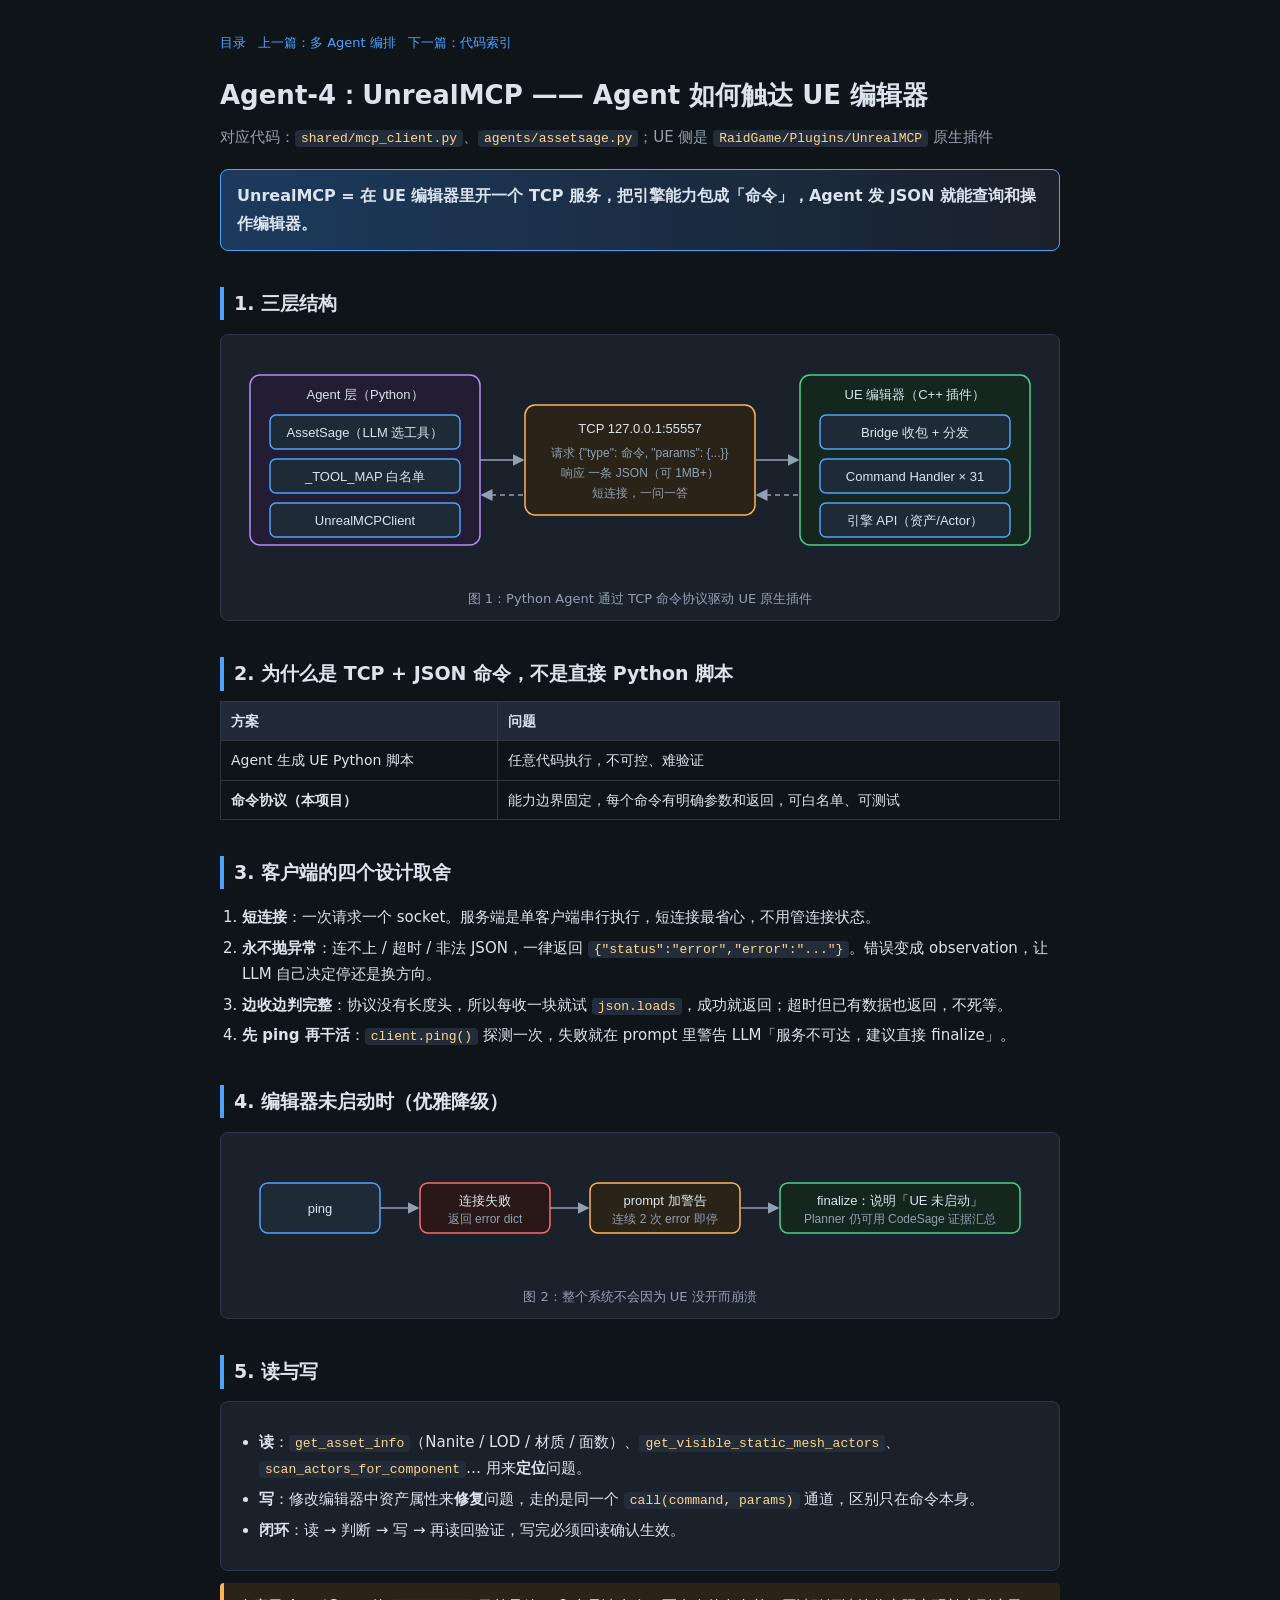
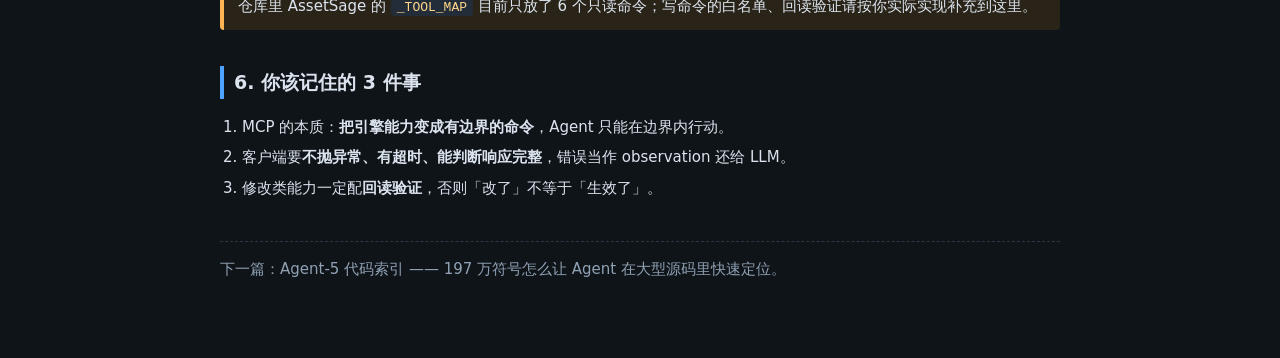
<file: perf_sleuth/NotesBook/Agent-4-UnrealMCP.html>
<!DOCTYPE html>
<html lang="zh-CN">
<head>
<meta charset="utf-8">
<title>Agent-4：UnrealMCP —— Agent 如何控制 UE 编辑器</title>
<link rel="stylesheet" href="notes.css">
</head>
<body>
<div class="wrap">
<div class="nav"><a href="index.html">目录</a><a href="Agent-3-多Agent编排.html">上一篇：多 Agent 编排</a><a href="Agent-5-代码索引.html">下一篇：代码索引</a></div>
<h1>Agent-4：UnrealMCP —— Agent 如何触达 UE 编辑器</h1>
<div class="sub">对应代码：<code>shared/mcp_client.py</code>、<code>agents/assetsage.py</code>；UE 侧是 <code>RaidGame/Plugins/UnrealMCP</code> 原生插件</div>

<div class="oneline">UnrealMCP = 在 UE 编辑器里开一个 TCP 服务，把引擎能力包成「命令」，Agent 发 JSON 就能查询和操作编辑器。</div>

<h2>1. 三层结构</h2>
<div class="diagram">
<svg width="800" height="230" viewBox="0 0 800 230">
  <defs><marker id="a4" markerWidth="8" markerHeight="8" refX="7" refY="4" orient="auto"><path d="M0,0 L8,4 L0,8 z" fill="#8fa1b3"/></marker></defs>
  <rect class="boxp" x="10" y="30" width="230" height="170" rx="10"/>
  <text x="125" y="54" text-anchor="middle">Agent 层（Python）</text>
  <rect class="box" x="30" y="70" width="190" height="34" rx="6"/><text x="125" y="92" text-anchor="middle">AssetSage（LLM 选工具）</text>
  <rect class="box" x="30" y="114" width="190" height="34" rx="6"/><text x="125" y="136" text-anchor="middle">_TOOL_MAP 白名单</text>
  <rect class="box" x="30" y="158" width="190" height="34" rx="6"/><text x="125" y="180" text-anchor="middle">UnrealMCPClient</text>
  <rect class="boxo" x="285" y="60" width="230" height="110" rx="10"/>
  <text x="400" y="88" text-anchor="middle">TCP 127.0.0.1:55557</text>
  <text x="400" y="112" text-anchor="middle" class="dim">请求 {"type": 命令, "params": {...}}</text>
  <text x="400" y="132" text-anchor="middle" class="dim">响应 一条 JSON（可 1MB+）</text>
  <text x="400" y="152" text-anchor="middle" class="dim">短连接，一问一答</text>
  <rect class="boxg" x="560" y="30" width="230" height="170" rx="10"/>
  <text x="675" y="54" text-anchor="middle">UE 编辑器（C++ 插件）</text>
  <rect class="box" x="580" y="70" width="190" height="34" rx="6"/><text x="675" y="92" text-anchor="middle">Bridge 收包 + 分发</text>
  <rect class="box" x="580" y="114" width="190" height="34" rx="6"/><text x="675" y="136" text-anchor="middle">Command Handler × 31</text>
  <rect class="box" x="580" y="158" width="190" height="34" rx="6"/><text x="675" y="180" text-anchor="middle">引擎 API（资产/Actor）</text>
  <path class="ln" d="M240,115 L283,115" marker-end="url(#a4)"/>
  <path class="ln" d="M515,115 L558,115" marker-end="url(#a4)"/>
  <path class="lnd" d="M558,150 L517,150" marker-end="url(#a4)"/>
  <path class="lnd" d="M283,150 L242,150" marker-end="url(#a4)"/>
</svg>
<div class="cap">图 1：Python Agent 通过 TCP 命令协议驱动 UE 原生插件</div>
</div>

<h2>2. 为什么是 TCP + JSON 命令，不是直接 Python 脚本</h2>
<table>
<tr><th>方案</th><th>问题</th></tr>
<tr><td>Agent 生成 UE Python 脚本</td><td>任意代码执行，不可控、难验证</td></tr>
<tr><td><b>命令协议（本项目）</b></td><td>能力边界固定，每个命令有明确参数和返回，可白名单、可测试</td></tr>
</table>

<h2>3. 客户端的四个设计取舍</h2>
<ol>
<li><b>短连接</b>：一次请求一个 socket。服务端是单客户端串行执行，短连接最省心，不用管连接状态。</li>
<li><b>永不抛异常</b>：连不上 / 超时 / 非法 JSON，一律返回 <code>{"status":"error","error":"..."}</code>。错误变成 observation，让 LLM 自己决定停还是换方向。</li>
<li><b>边收边判完整</b>：协议没有长度头，所以每收一块就试 <code>json.loads</code>，成功就返回；超时但已有数据也返回，不死等。</li>
<li><b>先 ping 再干活</b>：<code>client.ping()</code> 探测一次，失败就在 prompt 里警告 LLM「服务不可达，建议直接 finalize」。</li>
</ol>

<h2>4. 编辑器未启动时（优雅降级）</h2>
<div class="diagram">
<svg width="780" height="130" viewBox="0 0 780 130">
  <defs><marker id="b4" markerWidth="8" markerHeight="8" refX="7" refY="4" orient="auto"><path d="M0,0 L8,4 L0,8 z" fill="#8fa1b3"/></marker></defs>
  <rect class="box" x="10" y="40" width="120" height="50" rx="8"/><text x="70" y="70" text-anchor="middle">ping</text>
  <rect class="boxr" x="170" y="40" width="130" height="50" rx="8"/><text x="235" y="62" text-anchor="middle">连接失败</text><text x="235" y="80" text-anchor="middle" class="dim">返回 error dict</text>
  <rect class="boxo" x="340" y="40" width="150" height="50" rx="8"/><text x="415" y="62" text-anchor="middle">prompt 加警告</text><text x="415" y="80" text-anchor="middle" class="dim">连续 2 次 error 即停</text>
  <rect class="boxg" x="530" y="40" width="240" height="50" rx="8"/><text x="650" y="62" text-anchor="middle">finalize：说明「UE 未启动」</text><text x="650" y="80" text-anchor="middle" class="dim">Planner 仍可用 CodeSage 证据汇总</text>
  <path class="ln" d="M130,65 L168,65" marker-end="url(#b4)"/><path class="ln" d="M300,65 L338,65" marker-end="url(#b4)"/><path class="ln" d="M490,65 L528,65" marker-end="url(#b4)"/>
</svg>
<div class="cap">图 2：整个系统不会因为 UE 没开而崩溃</div>
</div>

<h2>5. 读与写</h2>
<div class="card">
<ul>
<li><b>读</b>：<code>get_asset_info</code>（Nanite / LOD / 材质 / 面数）、<code>get_visible_static_mesh_actors</code>、<code>scan_actors_for_component</code>… 用来<b>定位</b>问题。</li>
<li><b>写</b>：修改编辑器中资产属性来<b>修复</b>问题，走的是同一个 <code>call(command, params)</code> 通道，区别只在命令本身。</li>
<li><b>闭环</b>：读 → 判断 → 写 → 再读回验证，写完必须回读确认生效。</li>
</ul>
</div>
<div class="note">仓库里 AssetSage 的 <code>_TOOL_MAP</code> 目前只放了 6 个只读命令；写命令的白名单、回读验证请按你实际实现补充到这里。</div>

<h2>6. 你该记住的 3 件事</h2>
<ol>
<li>MCP 的本质：<b>把引擎能力变成有边界的命令</b>，Agent 只能在边界内行动。</li>
<li>客户端要<b>不抛异常、有超时、能判断响应完整</b>，错误当作 observation 还给 LLM。</li>
<li>修改类能力一定配<b>回读验证</b>，否则「改了」不等于「生效了」。</li>
</ol>

<div class="next">下一篇：Agent-5 代码索引 —— 197 万符号怎么让 Agent 在大型源码里快速定位。</div>
</div>
</body>
</html>
</file>
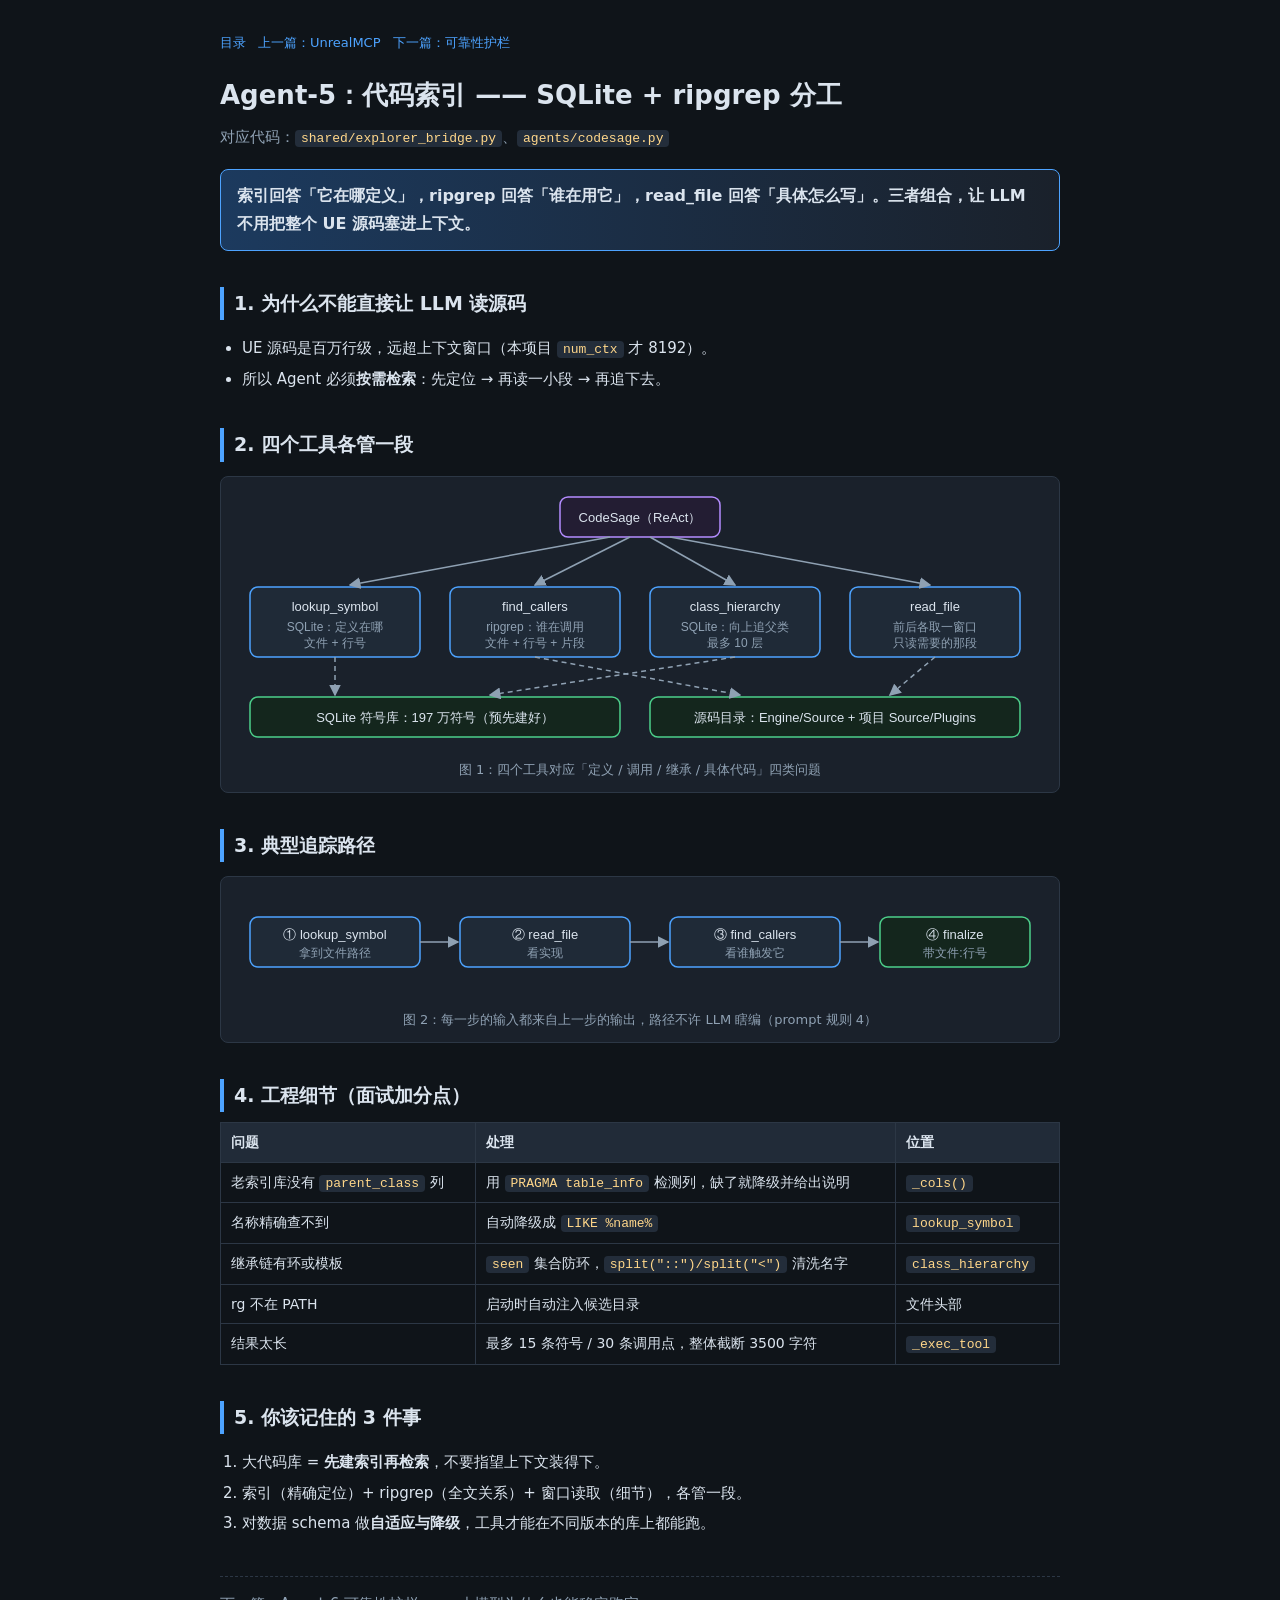
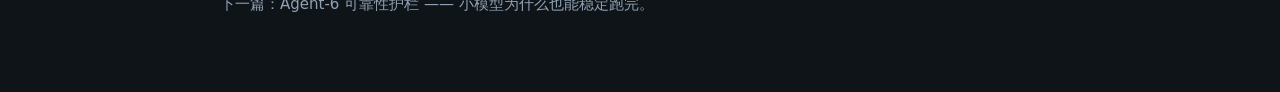
<file: perf_sleuth/NotesBook/Agent-5-代码索引.html>
<!DOCTYPE html>
<html lang="zh-CN">
<head>
<meta charset="utf-8">
<title>Agent-5：代码索引 —— SQLite + ripgrep</title>
<link rel="stylesheet" href="notes.css">
</head>
<body>
<div class="wrap">
<div class="nav"><a href="index.html">目录</a><a href="Agent-4-UnrealMCP.html">上一篇：UnrealMCP</a><a href="Agent-6-可靠性护栏.html">下一篇：可靠性护栏</a></div>
<h1>Agent-5：代码索引 —— SQLite + ripgrep 分工</h1>
<div class="sub">对应代码：<code>shared/explorer_bridge.py</code>、<code>agents/codesage.py</code></div>

<div class="oneline">索引回答「它在哪定义」，ripgrep 回答「谁在用它」，read_file 回答「具体怎么写」。三者组合，让 LLM 不用把整个 UE 源码塞进上下文。</div>

<h2>1. 为什么不能直接让 LLM 读源码</h2>
<ul>
<li>UE 源码是百万行级，远超上下文窗口（本项目 <code>num_ctx</code> 才 8192）。</li>
<li>所以 Agent 必须<b>按需检索</b>：先定位 → 再读一小段 → 再追下去。</li>
</ul>

<h2>2. 四个工具各管一段</h2>
<div class="diagram">
<svg width="800" height="260" viewBox="0 0 800 260">
  <defs><marker id="a5" markerWidth="8" markerHeight="8" refX="7" refY="4" orient="auto"><path d="M0,0 L8,4 L0,8 z" fill="#8fa1b3"/></marker></defs>
  <rect class="boxp" x="320" y="10" width="160" height="40" rx="8"/><text x="400" y="35" text-anchor="middle">CodeSage（ReAct）</text>
  <rect class="box" x="10" y="100" width="170" height="70" rx="8"/><text x="95" y="124" text-anchor="middle">lookup_symbol</text><text x="95" y="144" text-anchor="middle" class="dim">SQLite：定义在哪</text><text x="95" y="160" text-anchor="middle" class="dim">文件 + 行号</text>
  <rect class="box" x="210" y="100" width="170" height="70" rx="8"/><text x="295" y="124" text-anchor="middle">find_callers</text><text x="295" y="144" text-anchor="middle" class="dim">ripgrep：谁在调用</text><text x="295" y="160" text-anchor="middle" class="dim">文件 + 行号 + 片段</text>
  <rect class="box" x="410" y="100" width="170" height="70" rx="8"/><text x="495" y="124" text-anchor="middle">class_hierarchy</text><text x="495" y="144" text-anchor="middle" class="dim">SQLite：向上追父类</text><text x="495" y="160" text-anchor="middle" class="dim">最多 10 层</text>
  <rect class="box" x="610" y="100" width="170" height="70" rx="8"/><text x="695" y="124" text-anchor="middle">read_file</text><text x="695" y="144" text-anchor="middle" class="dim">前后各取一窗口</text><text x="695" y="160" text-anchor="middle" class="dim">只读需要的那段</text>
  <path class="ln" d="M370,50 L110,98" marker-end="url(#a5)"/><path class="ln" d="M390,50 L295,98" marker-end="url(#a5)"/>
  <path class="ln" d="M410,50 L495,98" marker-end="url(#a5)"/><path class="ln" d="M430,50 L690,98" marker-end="url(#a5)"/>
  <rect class="boxg" x="10" y="210" width="370" height="40" rx="8"/><text x="195" y="235" text-anchor="middle">SQLite 符号库：197 万符号（预先建好）</text>
  <rect class="boxg" x="410" y="210" width="370" height="40" rx="8"/><text x="595" y="235" text-anchor="middle">源码目录：Engine/Source + 项目 Source/Plugins</text>
  <path class="lnd" d="M95,170 L95,208" marker-end="url(#a5)"/><path class="lnd" d="M295,170 L500,208" marker-end="url(#a5)"/>
  <path class="lnd" d="M495,170 L250,208" marker-end="url(#a5)"/><path class="lnd" d="M695,170 L650,208" marker-end="url(#a5)"/>
</svg>
<div class="cap">图 1：四个工具对应「定义 / 调用 / 继承 / 具体代码」四类问题</div>
</div>

<h2>3. 典型追踪路径</h2>
<div class="diagram">
<svg width="800" height="110" viewBox="0 0 800 110">
  <defs><marker id="b5" markerWidth="8" markerHeight="8" refX="7" refY="4" orient="auto"><path d="M0,0 L8,4 L0,8 z" fill="#8fa1b3"/></marker></defs>
  <rect class="box" x="10" y="30" width="170" height="50" rx="8"/><text x="95" y="52" text-anchor="middle">① lookup_symbol</text><text x="95" y="70" text-anchor="middle" class="dim">拿到文件路径</text>
  <rect class="box" x="220" y="30" width="170" height="50" rx="8"/><text x="305" y="52" text-anchor="middle">② read_file</text><text x="305" y="70" text-anchor="middle" class="dim">看实现</text>
  <rect class="box" x="430" y="30" width="170" height="50" rx="8"/><text x="515" y="52" text-anchor="middle">③ find_callers</text><text x="515" y="70" text-anchor="middle" class="dim">看谁触发它</text>
  <rect class="boxg" x="640" y="30" width="150" height="50" rx="8"/><text x="715" y="52" text-anchor="middle">④ finalize</text><text x="715" y="70" text-anchor="middle" class="dim">带文件:行号</text>
  <path class="ln" d="M180,55 L218,55" marker-end="url(#b5)"/><path class="ln" d="M390,55 L428,55" marker-end="url(#b5)"/><path class="ln" d="M600,55 L638,55" marker-end="url(#b5)"/>
</svg>
<div class="cap">图 2：每一步的输入都来自上一步的输出，路径不许 LLM 瞎编（prompt 规则 4）</div>
</div>

<h2>4. 工程细节（面试加分点）</h2>
<table>
<tr><th>问题</th><th>处理</th><th>位置</th></tr>
<tr><td>老索引库没有 <code>parent_class</code> 列</td><td>用 <code>PRAGMA table_info</code> 检测列，缺了就降级并给出说明</td><td><code>_cols()</code></td></tr>
<tr><td>名称精确查不到</td><td>自动降级成 <code>LIKE %name%</code></td><td><code>lookup_symbol</code></td></tr>
<tr><td>继承链有环或模板</td><td><code>seen</code> 集合防环，<code>split("::")/split("&lt;")</code> 清洗名字</td><td><code>class_hierarchy</code></td></tr>
<tr><td>rg 不在 PATH</td><td>启动时自动注入候选目录</td><td>文件头部</td></tr>
<tr><td>结果太长</td><td>最多 15 条符号 / 30 条调用点，整体截断 3500 字符</td><td><code>_exec_tool</code></td></tr>
</table>

<h2>5. 你该记住的 3 件事</h2>
<ol>
<li>大代码库 = <b>先建索引再检索</b>，不要指望上下文装得下。</li>
<li>索引（精确定位）+ ripgrep（全文关系）+ 窗口读取（细节），各管一段。</li>
<li>对数据 schema 做<b>自适应与降级</b>，工具才能在不同版本的库上都能跑。</li>
</ol>

<div class="next">下一篇：Agent-6 可靠性护栏 —— 小模型为什么也能稳定跑完。</div>
</div>
</body>
</html>
</file>
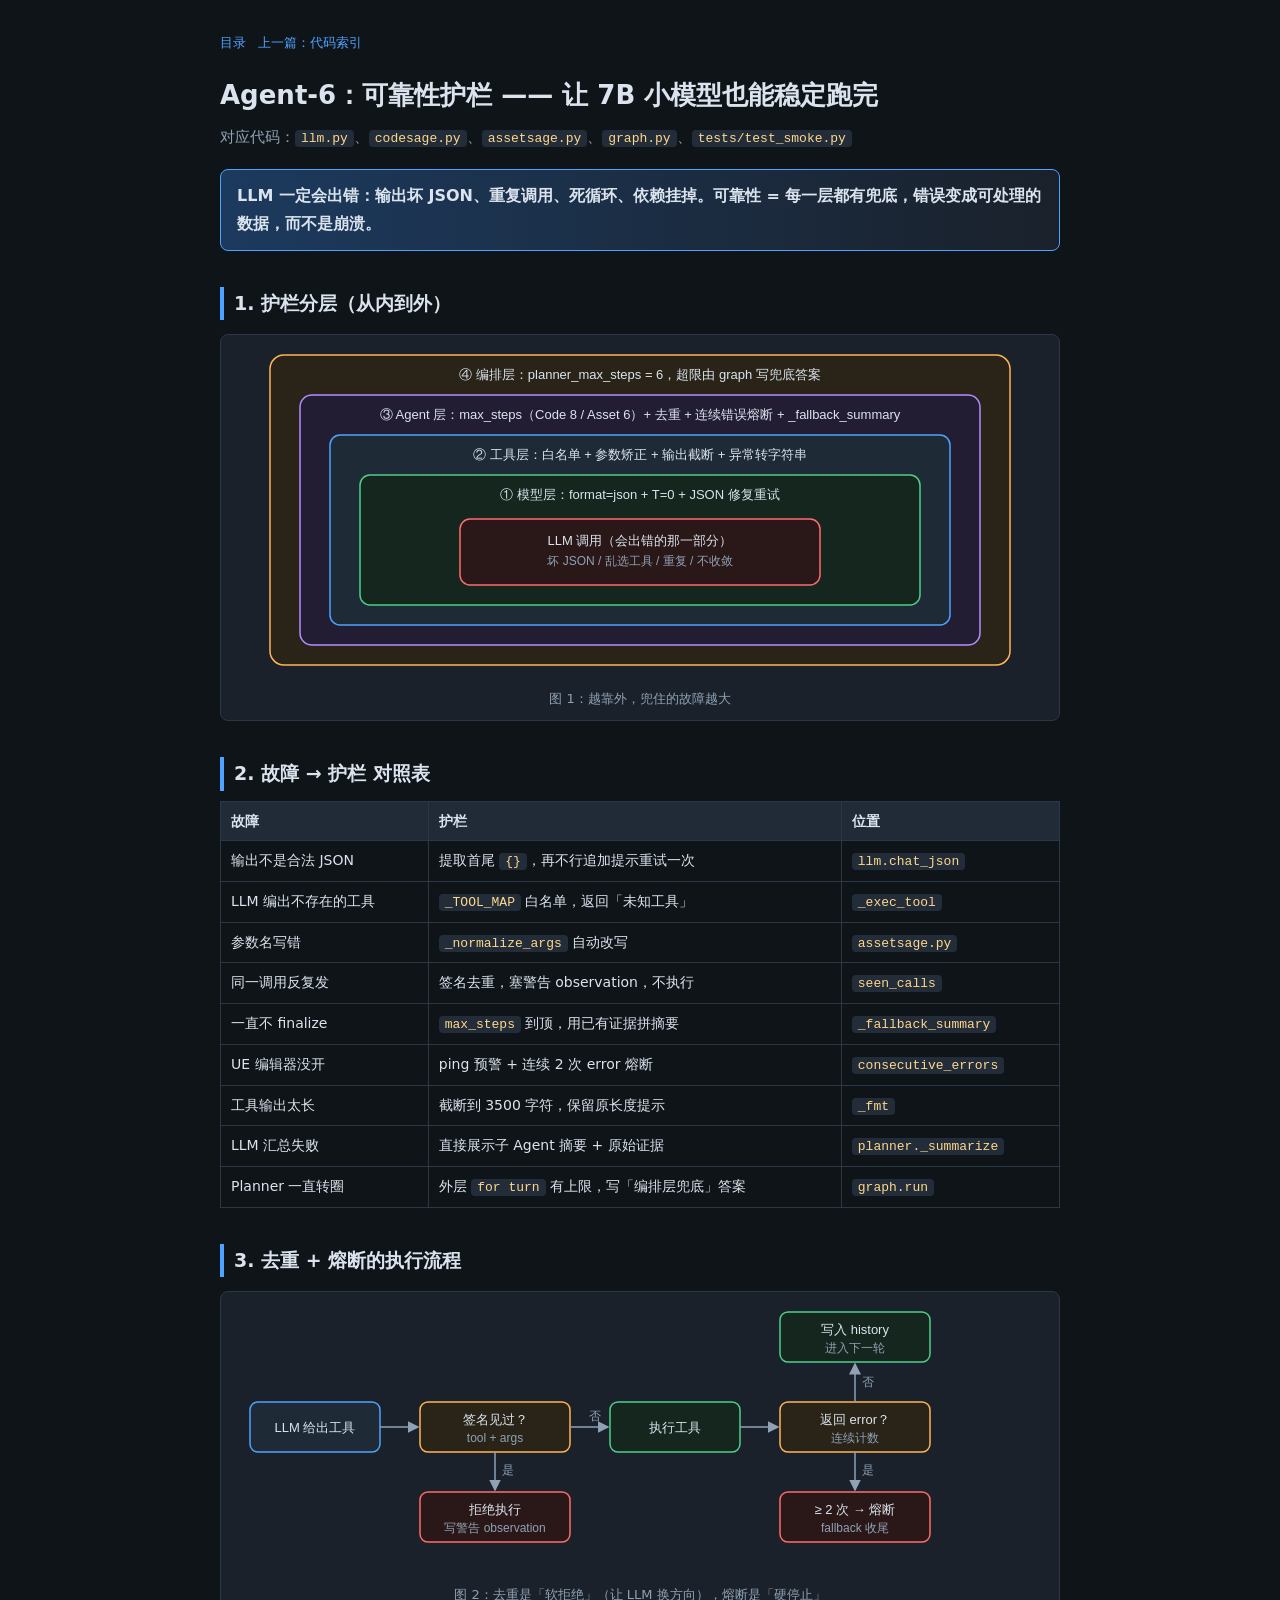
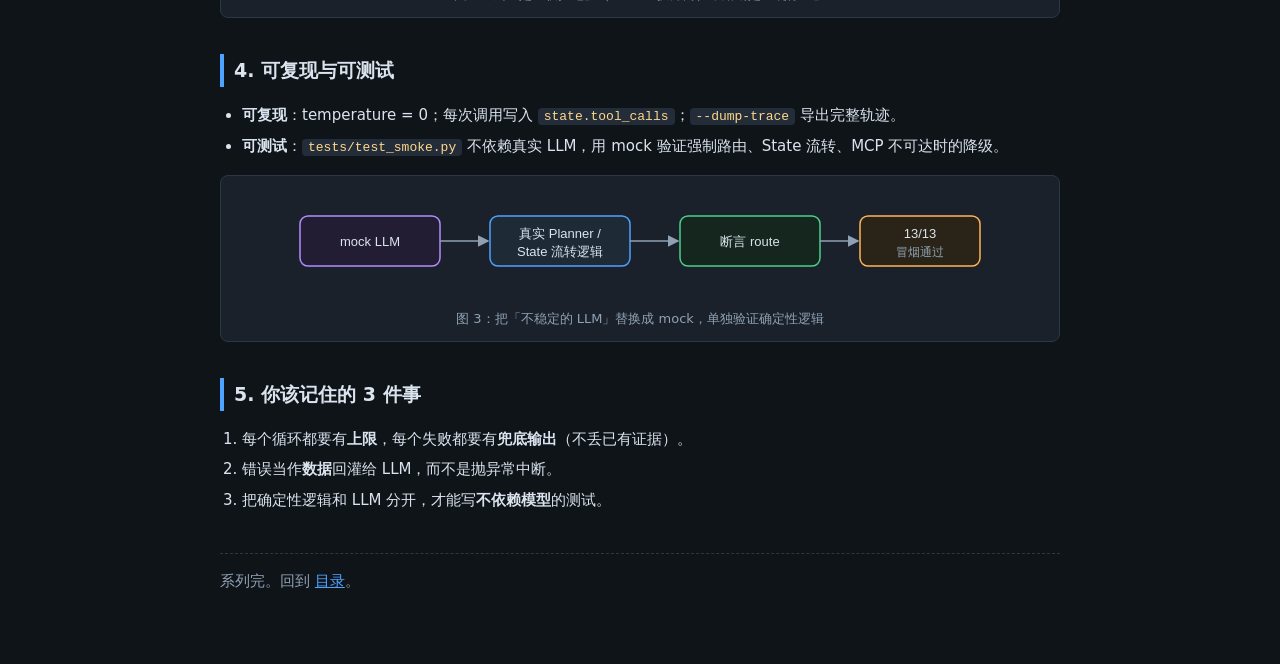
<file: perf_sleuth/NotesBook/Agent-6-可靠性护栏.html>
<!DOCTYPE html>
<html lang="zh-CN">
<head>
<meta charset="utf-8">
<title>Agent-6：可靠性护栏</title>
<link rel="stylesheet" href="notes.css">
</head>
<body>
<div class="wrap">
<div class="nav"><a href="index.html">目录</a><a href="Agent-5-代码索引.html">上一篇：代码索引</a></div>
<h1>Agent-6：可靠性护栏 —— 让 7B 小模型也能稳定跑完</h1>
<div class="sub">对应代码：<code>llm.py</code>、<code>codesage.py</code>、<code>assetsage.py</code>、<code>graph.py</code>、<code>tests/test_smoke.py</code></div>

<div class="oneline">LLM 一定会出错：输出坏 JSON、重复调用、死循环、依赖挂掉。可靠性 = 每一层都有兜底，错误变成可处理的数据，而不是崩溃。</div>

<h2>1. 护栏分层（从内到外）</h2>
<div class="diagram">
<svg width="760" height="330" viewBox="0 0 760 330">
  <rect class="boxo" x="10" y="10" width="740" height="310" rx="14"/>
  <text x="380" y="34" text-anchor="middle">④ 编排层：planner_max_steps = 6，超限由 graph 写兜底答案</text>
  <rect class="boxp" x="40" y="50" width="680" height="250" rx="12"/>
  <text x="380" y="74" text-anchor="middle">③ Agent 层：max_steps（Code 8 / Asset 6）+ 去重 + 连续错误熔断 + _fallback_summary</text>
  <rect class="box" x="70" y="90" width="620" height="190" rx="10"/>
  <text x="380" y="114" text-anchor="middle">② 工具层：白名单 + 参数矫正 + 输出截断 + 异常转字符串</text>
  <rect class="boxg" x="100" y="130" width="560" height="130" rx="10"/>
  <text x="380" y="154" text-anchor="middle">① 模型层：format=json + T=0 + JSON 修复重试</text>
  <rect class="boxr" x="200" y="174" width="360" height="66" rx="10"/>
  <text x="380" y="200" text-anchor="middle">LLM 调用（会出错的那一部分）</text>
  <text x="380" y="220" text-anchor="middle" class="dim">坏 JSON / 乱选工具 / 重复 / 不收敛</text>
</svg>
<div class="cap">图 1：越靠外，兜住的故障越大</div>
</div>

<h2>2. 故障 → 护栏 对照表</h2>
<table>
<tr><th>故障</th><th>护栏</th><th>位置</th></tr>
<tr><td>输出不是合法 JSON</td><td>提取首尾 <code>{}</code>，再不行追加提示重试一次</td><td><code>llm.chat_json</code></td></tr>
<tr><td>LLM 编出不存在的工具</td><td><code>_TOOL_MAP</code> 白名单，返回「未知工具」</td><td><code>_exec_tool</code></td></tr>
<tr><td>参数名写错</td><td><code>_normalize_args</code> 自动改写</td><td><code>assetsage.py</code></td></tr>
<tr><td>同一调用反复发</td><td>签名去重，塞警告 observation，不执行</td><td><code>seen_calls</code></td></tr>
<tr><td>一直不 finalize</td><td><code>max_steps</code> 到顶，用已有证据拼摘要</td><td><code>_fallback_summary</code></td></tr>
<tr><td>UE 编辑器没开</td><td>ping 预警 + 连续 2 次 error 熔断</td><td><code>consecutive_errors</code></td></tr>
<tr><td>工具输出太长</td><td>截断到 3500 字符，保留原长度提示</td><td><code>_fmt</code></td></tr>
<tr><td>LLM 汇总失败</td><td>直接展示子 Agent 摘要 + 原始证据</td><td><code>planner._summarize</code></td></tr>
<tr><td>Planner 一直转圈</td><td>外层 <code>for turn</code> 有上限，写「编排层兜底」答案</td><td><code>graph.run</code></td></tr>
</table>

<h2>3. 去重 + 熔断的执行流程</h2>
<div class="diagram">
<svg width="800" height="270" viewBox="0 0 800 270">
  <defs><marker id="a6" markerWidth="8" markerHeight="8" refX="7" refY="4" orient="auto"><path d="M0,0 L8,4 L0,8 z" fill="#8fa1b3"/></marker></defs>
  <rect class="box" x="10" y="100" width="130" height="50" rx="8"/><text x="75" y="130" text-anchor="middle">LLM 给出工具</text>
  <rect class="boxo" x="180" y="100" width="150" height="50" rx="8"/><text x="255" y="122" text-anchor="middle">签名见过？</text><text x="255" y="140" text-anchor="middle" class="dim">tool + args</text>
  <rect class="boxr" x="180" y="190" width="150" height="50" rx="8"/><text x="255" y="212" text-anchor="middle">拒绝执行</text><text x="255" y="230" text-anchor="middle" class="dim">写警告 observation</text>
  <rect class="boxg" x="370" y="100" width="130" height="50" rx="8"/><text x="435" y="130" text-anchor="middle">执行工具</text>
  <rect class="boxo" x="540" y="100" width="150" height="50" rx="8"/><text x="615" y="122" text-anchor="middle">返回 error？</text><text x="615" y="140" text-anchor="middle" class="dim">连续计数</text>
  <rect class="boxr" x="540" y="190" width="150" height="50" rx="8"/><text x="615" y="212" text-anchor="middle">≥ 2 次 → 熔断</text><text x="615" y="230" text-anchor="middle" class="dim">fallback 收尾</text>
  <rect class="boxg" x="540" y="10" width="150" height="50" rx="8"/><text x="615" y="32" text-anchor="middle">写入 history</text><text x="615" y="50" text-anchor="middle" class="dim">进入下一轮</text>
  <path class="ln" d="M140,125 L178,125" marker-end="url(#a6)"/>
  <path class="ln" d="M330,125 L368,125" marker-end="url(#a6)"/><text x="349" y="118" class="dim">否</text>
  <path class="ln" d="M255,150 L255,188" marker-end="url(#a6)"/><text x="262" y="172" class="dim">是</text>
  <path class="ln" d="M500,125 L538,125" marker-end="url(#a6)"/>
  <path class="ln" d="M615,150 L615,188" marker-end="url(#a6)"/><text x="622" y="172" class="dim">是</text>
  <path class="ln" d="M615,100 L615,62" marker-end="url(#a6)"/><text x="622" y="84" class="dim">否</text>
</svg>
<div class="cap">图 2：去重是「软拒绝」（让 LLM 换方向），熔断是「硬停止」</div>
</div>

<h2>4. 可复现与可测试</h2>
<ul>
<li><b>可复现</b>：temperature = 0；每次调用写入 <code>state.tool_calls</code>；<code>--dump-trace</code> 导出完整轨迹。</li>
<li><b>可测试</b>：<code>tests/test_smoke.py</code> 不依赖真实 LLM，用 mock 验证强制路由、State 流转、MCP 不可达时的降级。</li>
</ul>
<div class="diagram">
<svg width="700" height="110" viewBox="0 0 700 110">
  <defs><marker id="b6" markerWidth="8" markerHeight="8" refX="7" refY="4" orient="auto"><path d="M0,0 L8,4 L0,8 z" fill="#8fa1b3"/></marker></defs>
  <rect class="boxp" x="10" y="30" width="140" height="50" rx="8"/><text x="80" y="60" text-anchor="middle">mock LLM</text>
  <rect class="box" x="200" y="30" width="140" height="50" rx="8"/><text x="270" y="52" text-anchor="middle">真实 Planner /</text><text x="270" y="70" text-anchor="middle">State 流转逻辑</text>
  <rect class="boxg" x="390" y="30" width="140" height="50" rx="8"/><text x="460" y="60" text-anchor="middle">断言 route</text>
  <rect class="boxo" x="570" y="30" width="120" height="50" rx="8"/><text x="630" y="52" text-anchor="middle">13/13</text><text x="630" y="70" text-anchor="middle" class="dim">冒烟通过</text>
  <path class="ln" d="M150,55 L198,55" marker-end="url(#b6)"/><path class="ln" d="M340,55 L388,55" marker-end="url(#b6)"/><path class="ln" d="M530,55 L568,55" marker-end="url(#b6)"/>
</svg>
<div class="cap">图 3：把「不稳定的 LLM」替换成 mock，单独验证确定性逻辑</div>
</div>

<h2>5. 你该记住的 3 件事</h2>
<ol>
<li>每个循环都要有<b>上限</b>，每个失败都要有<b>兜底输出</b>（不丢已有证据）。</li>
<li>错误当作<b>数据</b>回灌给 LLM，而不是抛异常中断。</li>
<li>把确定性逻辑和 LLM 分开，才能写<b>不依赖模型</b>的测试。</li>
</ol>

<div class="next">系列完。回到 <a href="index.html" style="color:#4da3ff">目录</a>。</div>
</div>
</body>
</html>
</file>
<file: perf_sleuth/NotesBook/notes.css>
:root {
  --bg: #0f1419; --card: #1a212b; --line: #2c3745; --text: #dbe4ee; --dim: #8fa1b3;
  --blue: #4da3ff; --green: #4ccf8a; --orange: #ffb454; --red: #ff6b6b; --purple: #b48cff;
}
* { box-sizing: border-box; }
body { margin: 0; background: var(--bg); color: var(--text);
  font: 15px/1.75 "Microsoft YaHei", "PingFang SC", system-ui, sans-serif; }
.wrap { max-width: 880px; margin: 0 auto; padding: 32px 20px 80px; }
h1 { font-size: 26px; margin: 0 0 6px; }
h2 { font-size: 19px; margin: 36px 0 10px; padding-left: 10px; border-left: 4px solid var(--blue); }
.sub { color: var(--dim); margin-bottom: 18px; }
.nav { font-size: 13px; color: var(--dim); margin-bottom: 18px; }
.nav a { color: var(--blue); text-decoration: none; margin-right: 12px; }
.oneline { background: linear-gradient(90deg,#1c3a5e,#1a212b); border: 1px solid var(--blue);
  border-radius: 8px; padding: 12px 16px; font-size: 16px; font-weight: 600; }
.card { background: var(--card); border: 1px solid var(--line); border-radius: 8px; padding: 12px 16px; margin: 12px 0; }
.note { background: #2a2418; border-left: 4px solid var(--orange); padding: 10px 14px; border-radius: 4px; margin: 12px 0; }
.good { border-left-color: var(--green); background: #14261d; }
.bad { border-left-color: var(--red); background: #2a1818; }
code { background: #232d3a; color: #ffd78a; padding: 1px 6px; border-radius: 4px; font-family: Consolas, monospace; font-size: 13px; }
pre { background: #0a0e13; border: 1px solid var(--line); border-radius: 8px; padding: 12px 14px;
  overflow-x: auto; font: 13px/1.6 Consolas, monospace; color: #cfe3ff; }
table { width: 100%; border-collapse: collapse; margin: 10px 0; font-size: 14px; }
th, td { border: 1px solid var(--line); padding: 7px 10px; text-align: left; vertical-align: top; }
th { background: #212b38; }
.diagram { background: var(--card); border: 1px solid var(--line); border-radius: 8px; padding: 10px; margin: 14px 0; text-align: center; }
.diagram svg { max-width: 100%; height: auto; }
.cap { color: var(--dim); font-size: 13px; margin-top: 4px; }
ol, ul { padding-left: 22px; }
li { margin: 4px 0; }
.tag { display: inline-block; font-size: 12px; padding: 1px 8px; border-radius: 10px; margin-right: 6px; }
.t-blue { background: #173556; color: var(--blue); }
.t-green { background: #143a28; color: var(--green); }
.t-orange { background: #43320f; color: var(--orange); }
.next { margin-top: 40px; padding-top: 14px; border-top: 1px dashed var(--line); color: var(--dim); }
/* svg text */
svg text { fill: #dbe4ee; font-family: "Microsoft YaHei", sans-serif; font-size: 13px; }
svg .dim { fill: #8fa1b3; font-size: 12px; }
svg .box { fill: #1f2a37; stroke: #4da3ff; stroke-width: 1.5; }
svg .boxg { fill: #14261d; stroke: #4ccf8a; stroke-width: 1.5; }
svg .boxo { fill: #2a2418; stroke: #ffb454; stroke-width: 1.5; }
svg .boxr { fill: #2a1818; stroke: #ff6b6b; stroke-width: 1.5; }
svg .boxp { fill: #231d33; stroke: #b48cff; stroke-width: 1.5; }
svg .ln { stroke: #8fa1b3; stroke-width: 1.5; fill: none; }
svg .lnd { stroke: #8fa1b3; stroke-width: 1.5; fill: none; stroke-dasharray: 5 4; }
</file>
